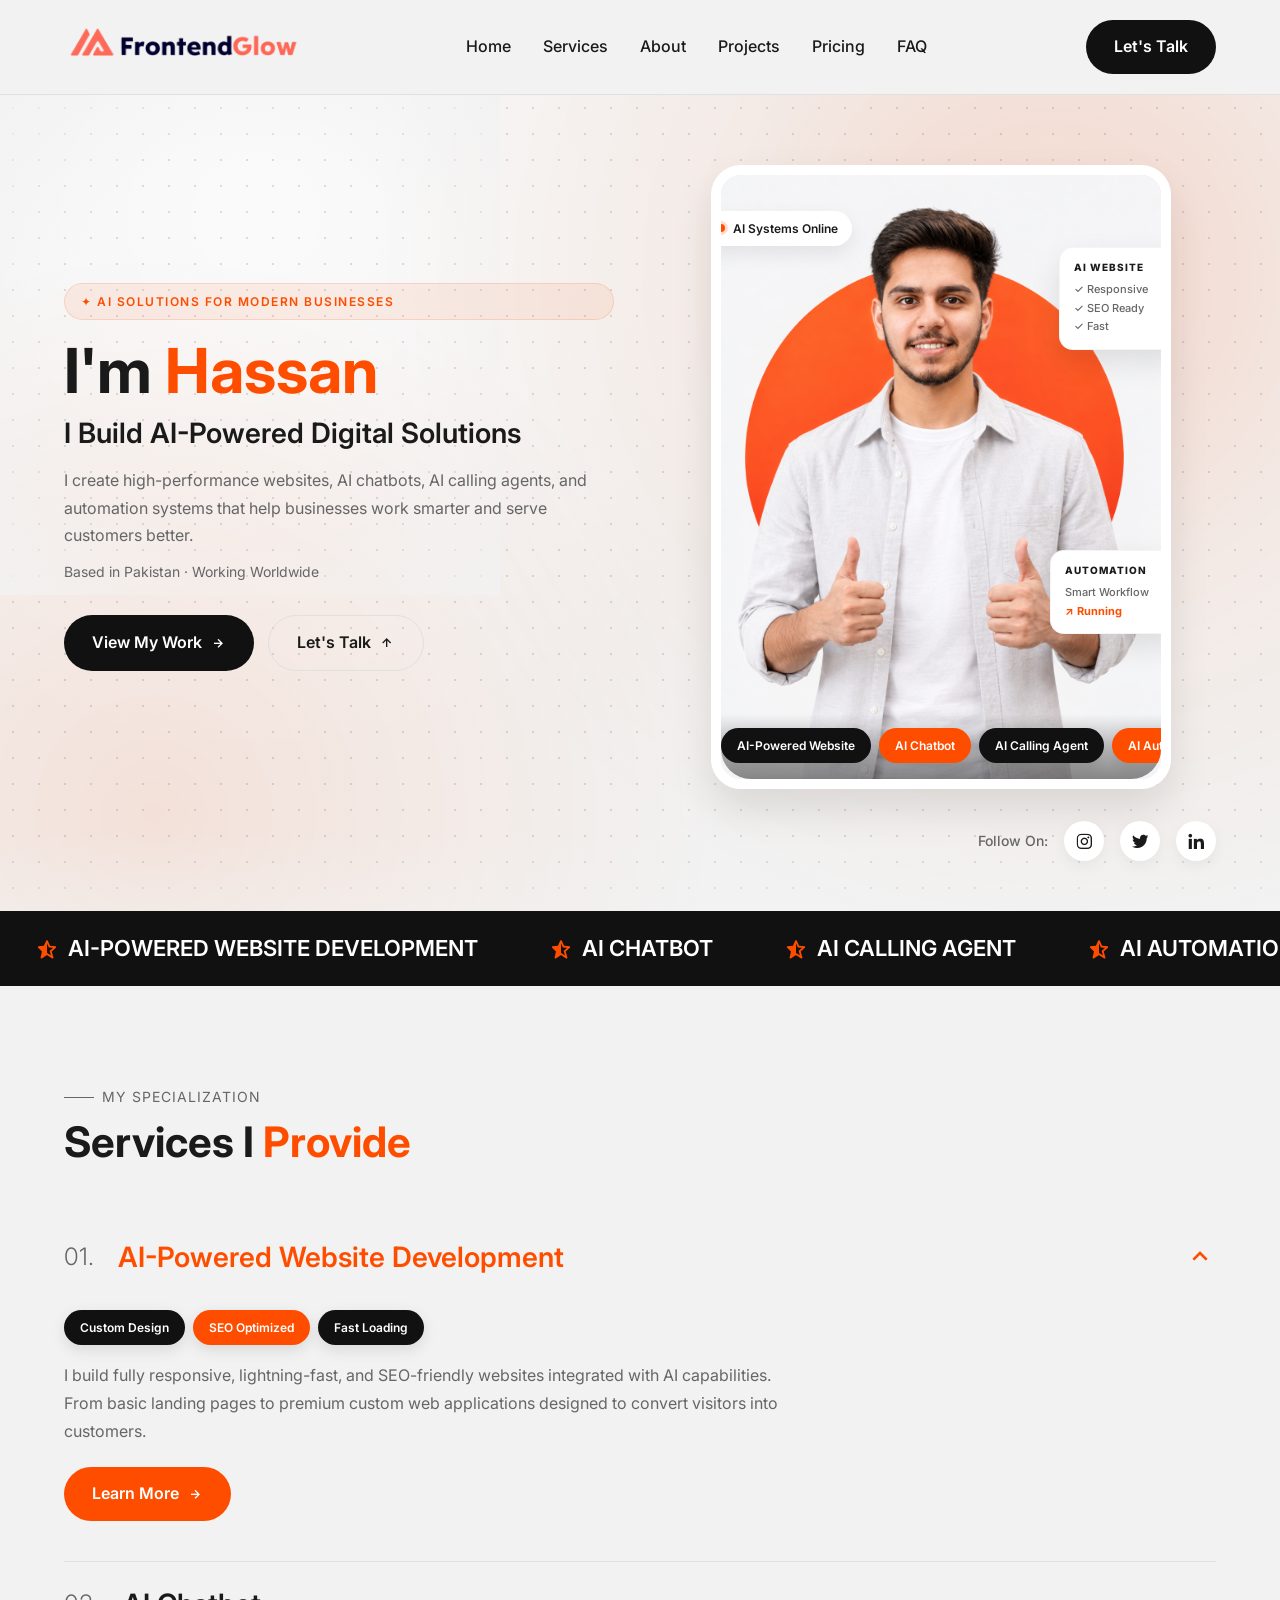
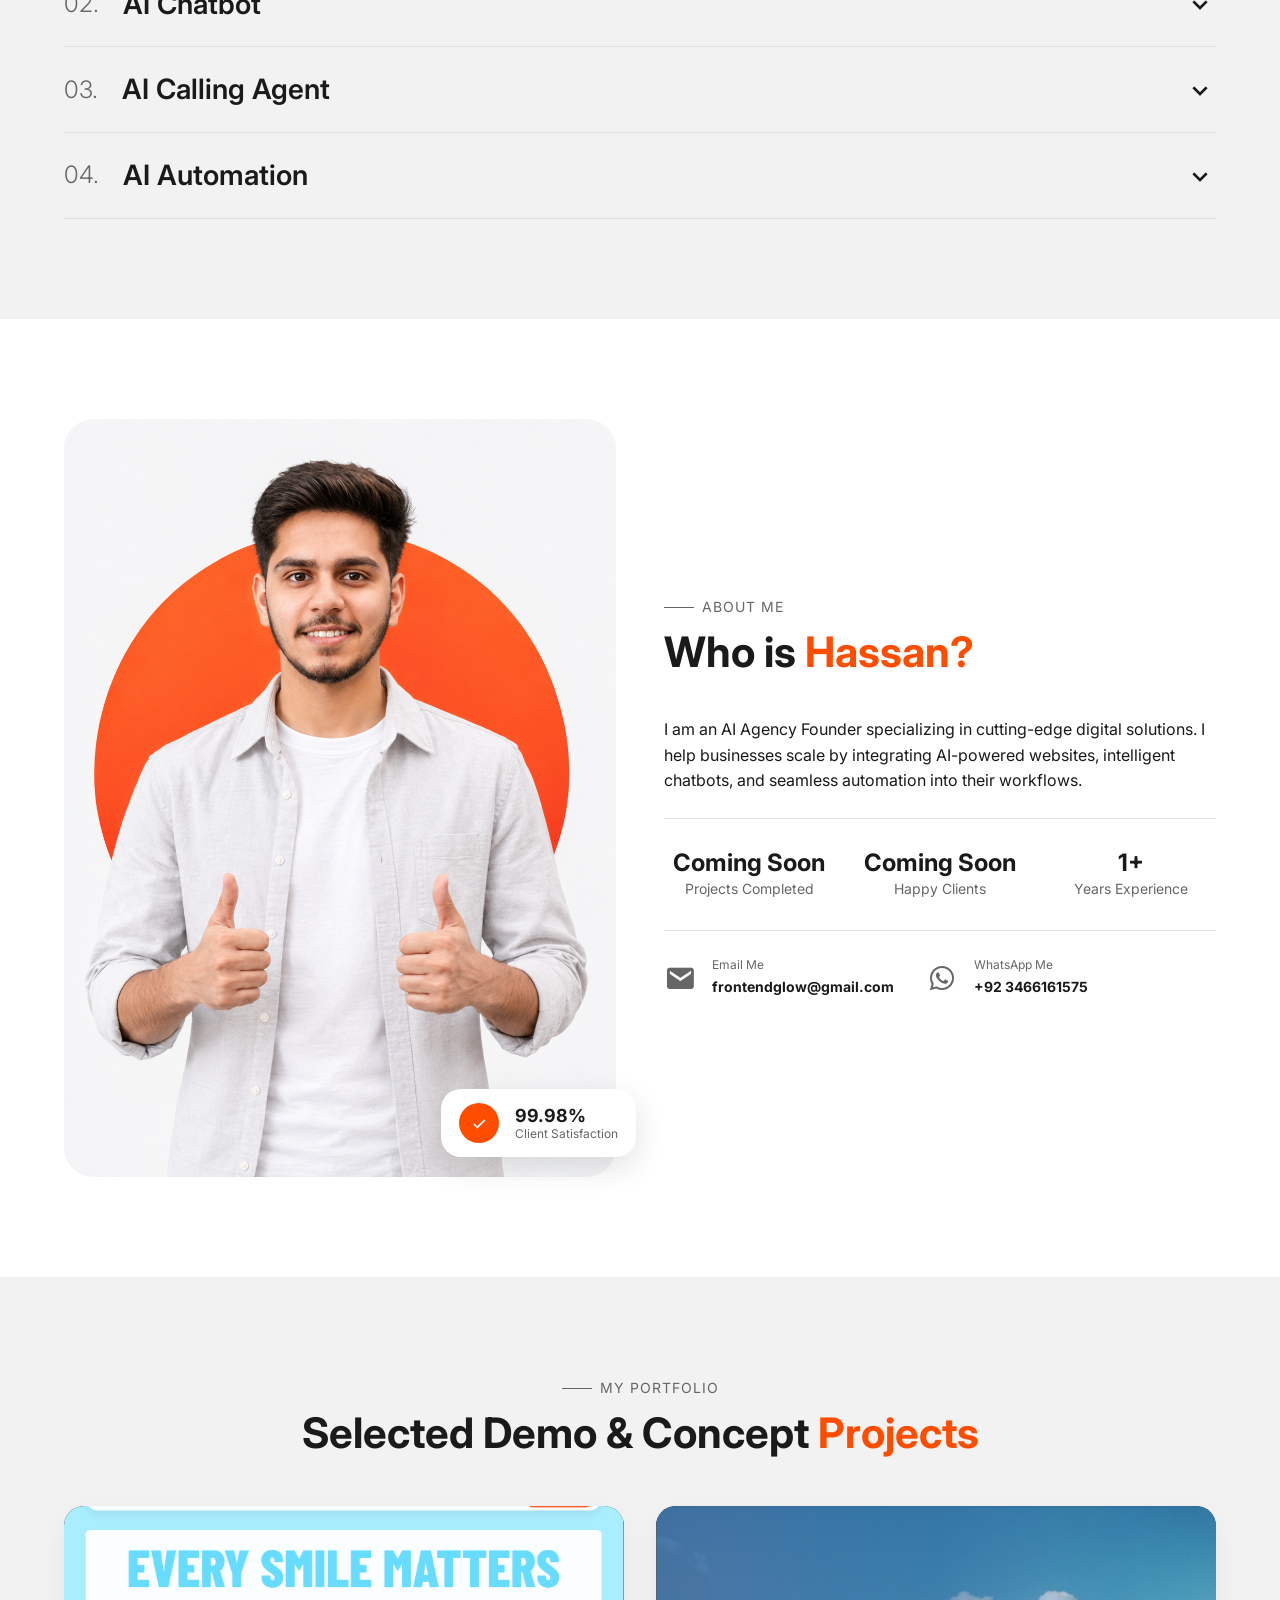
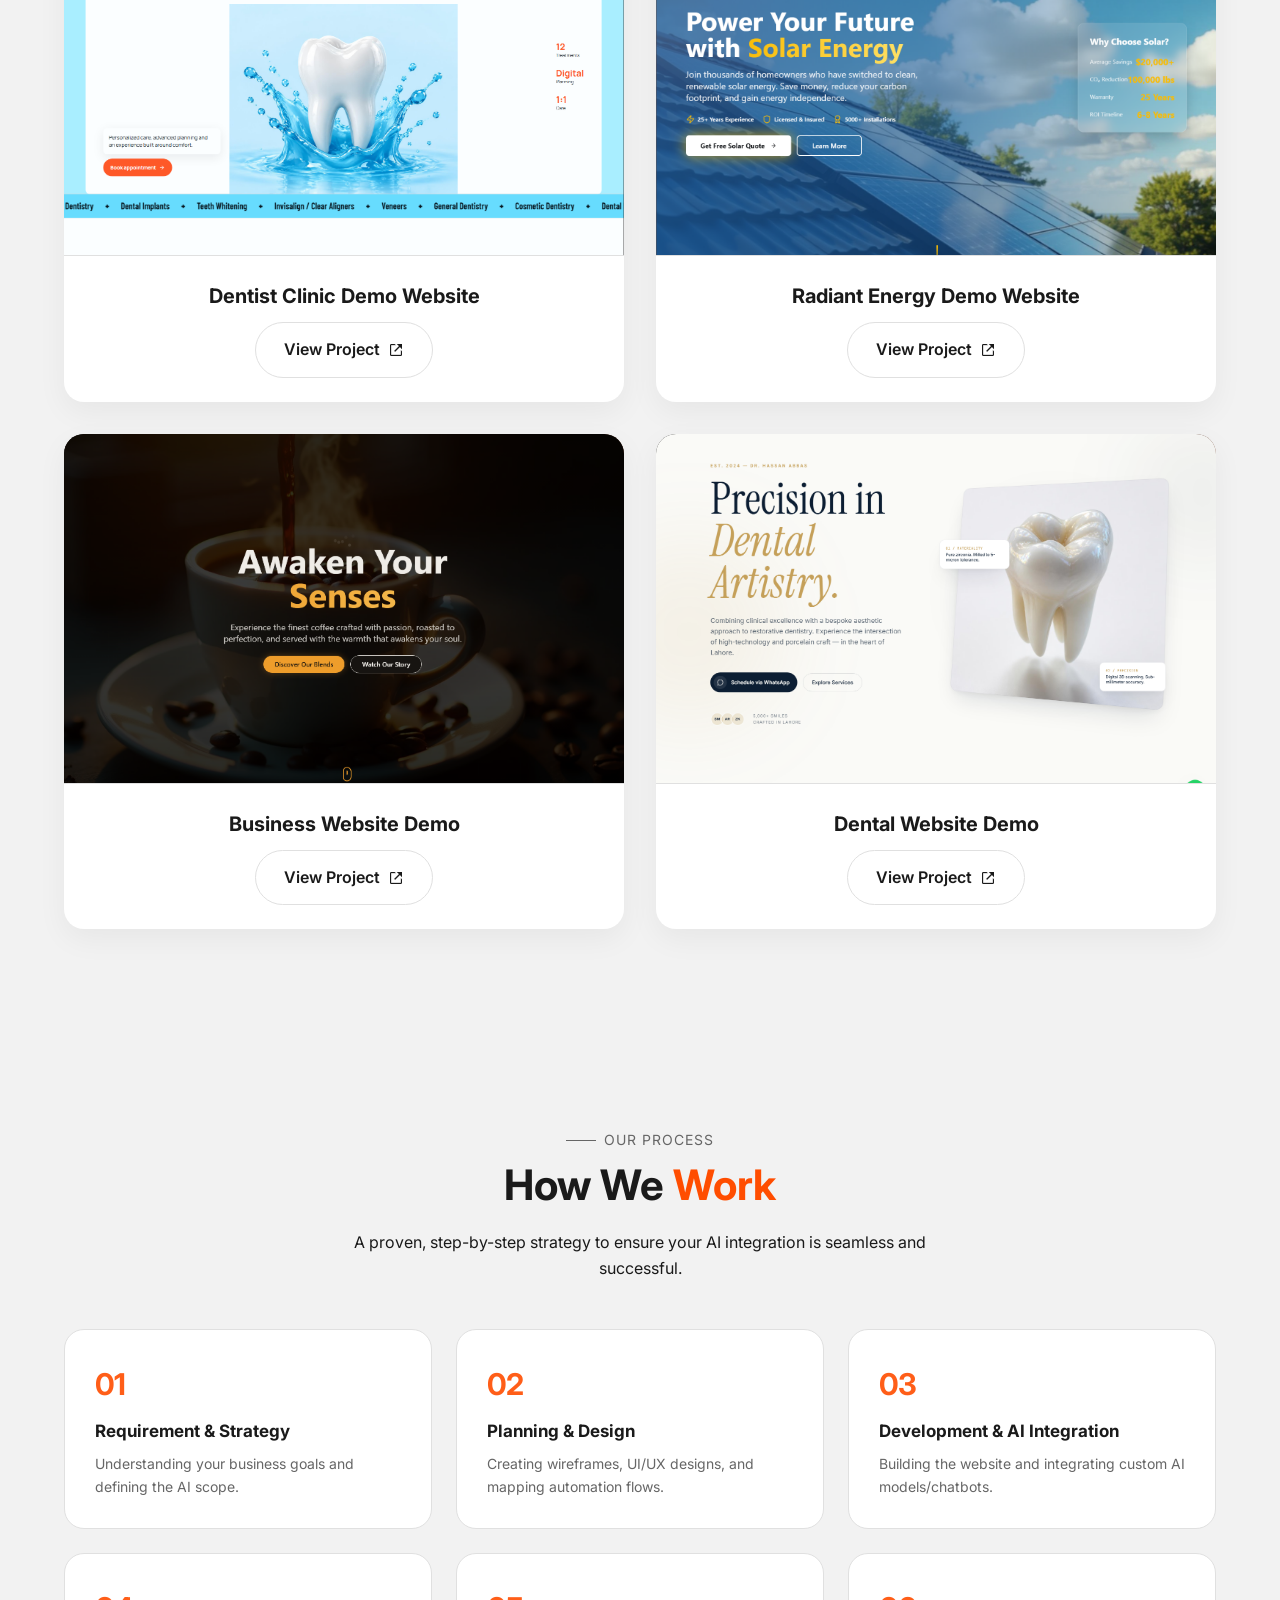
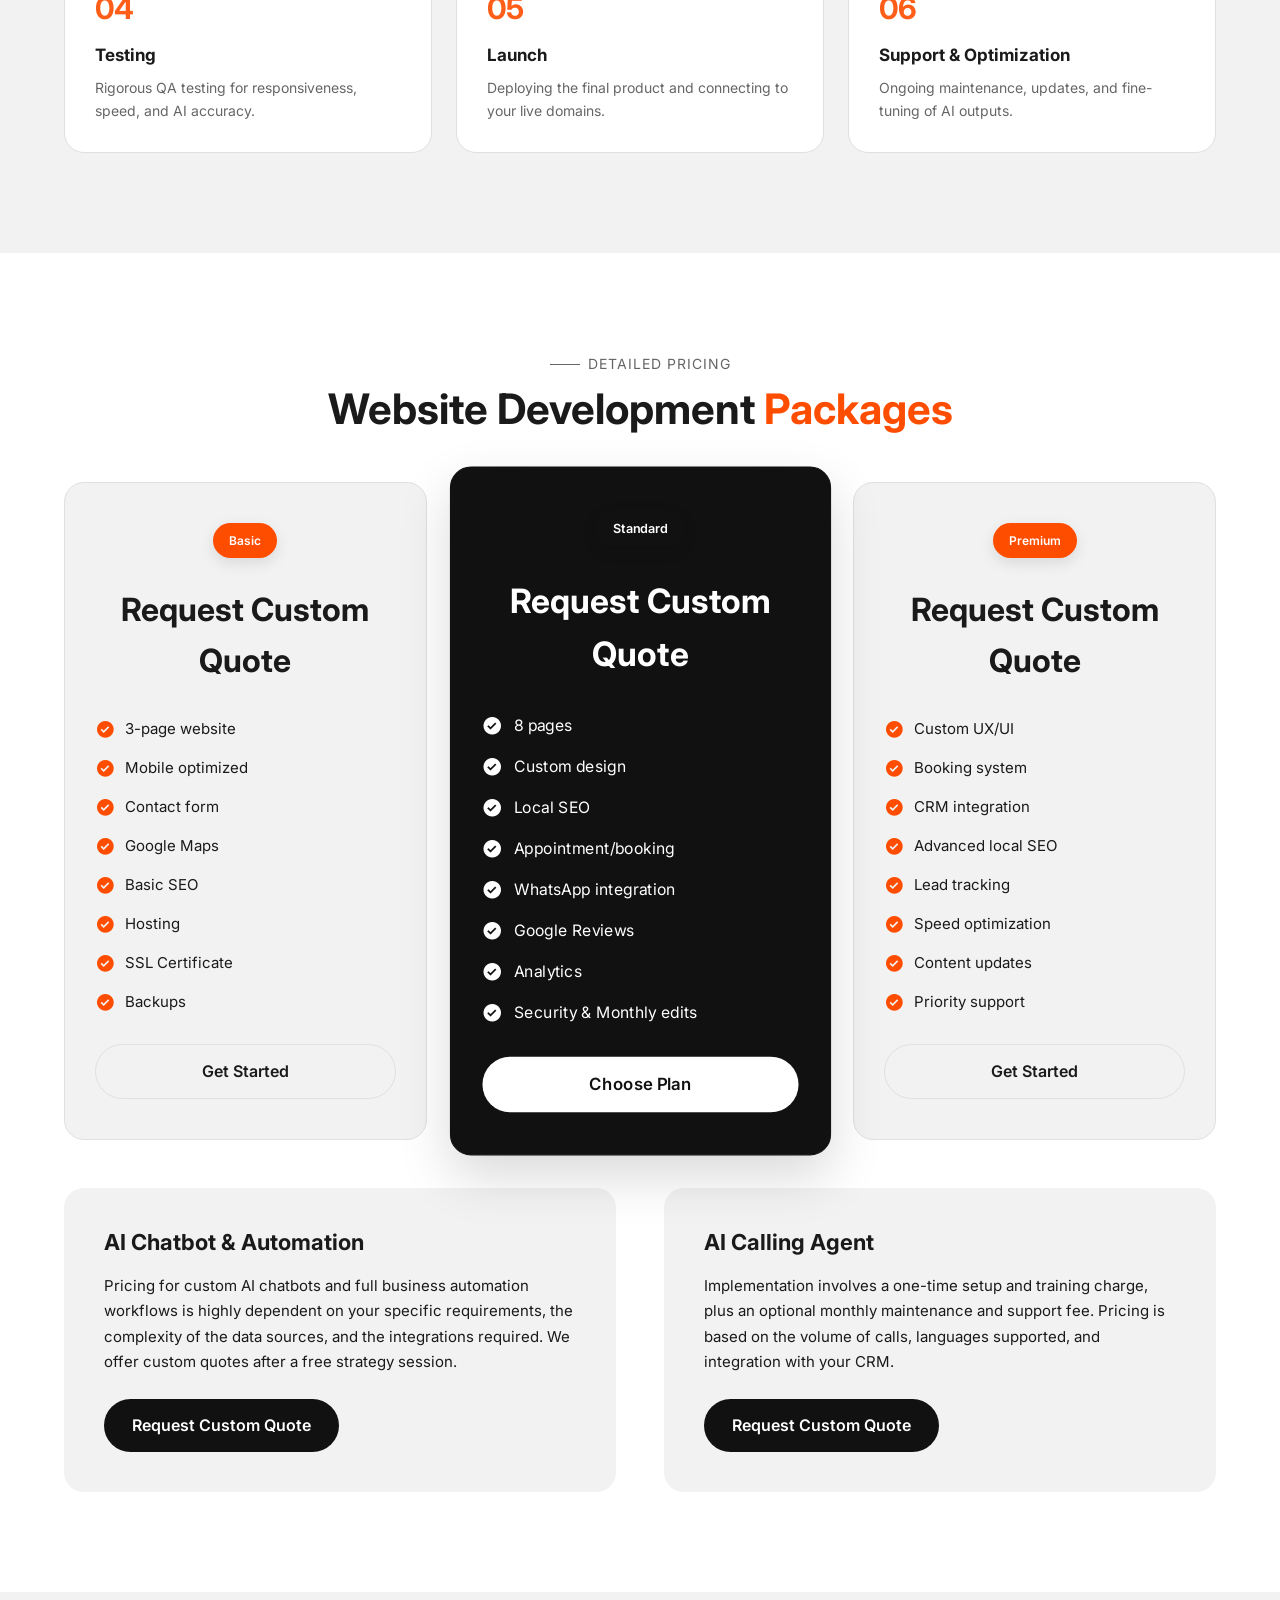
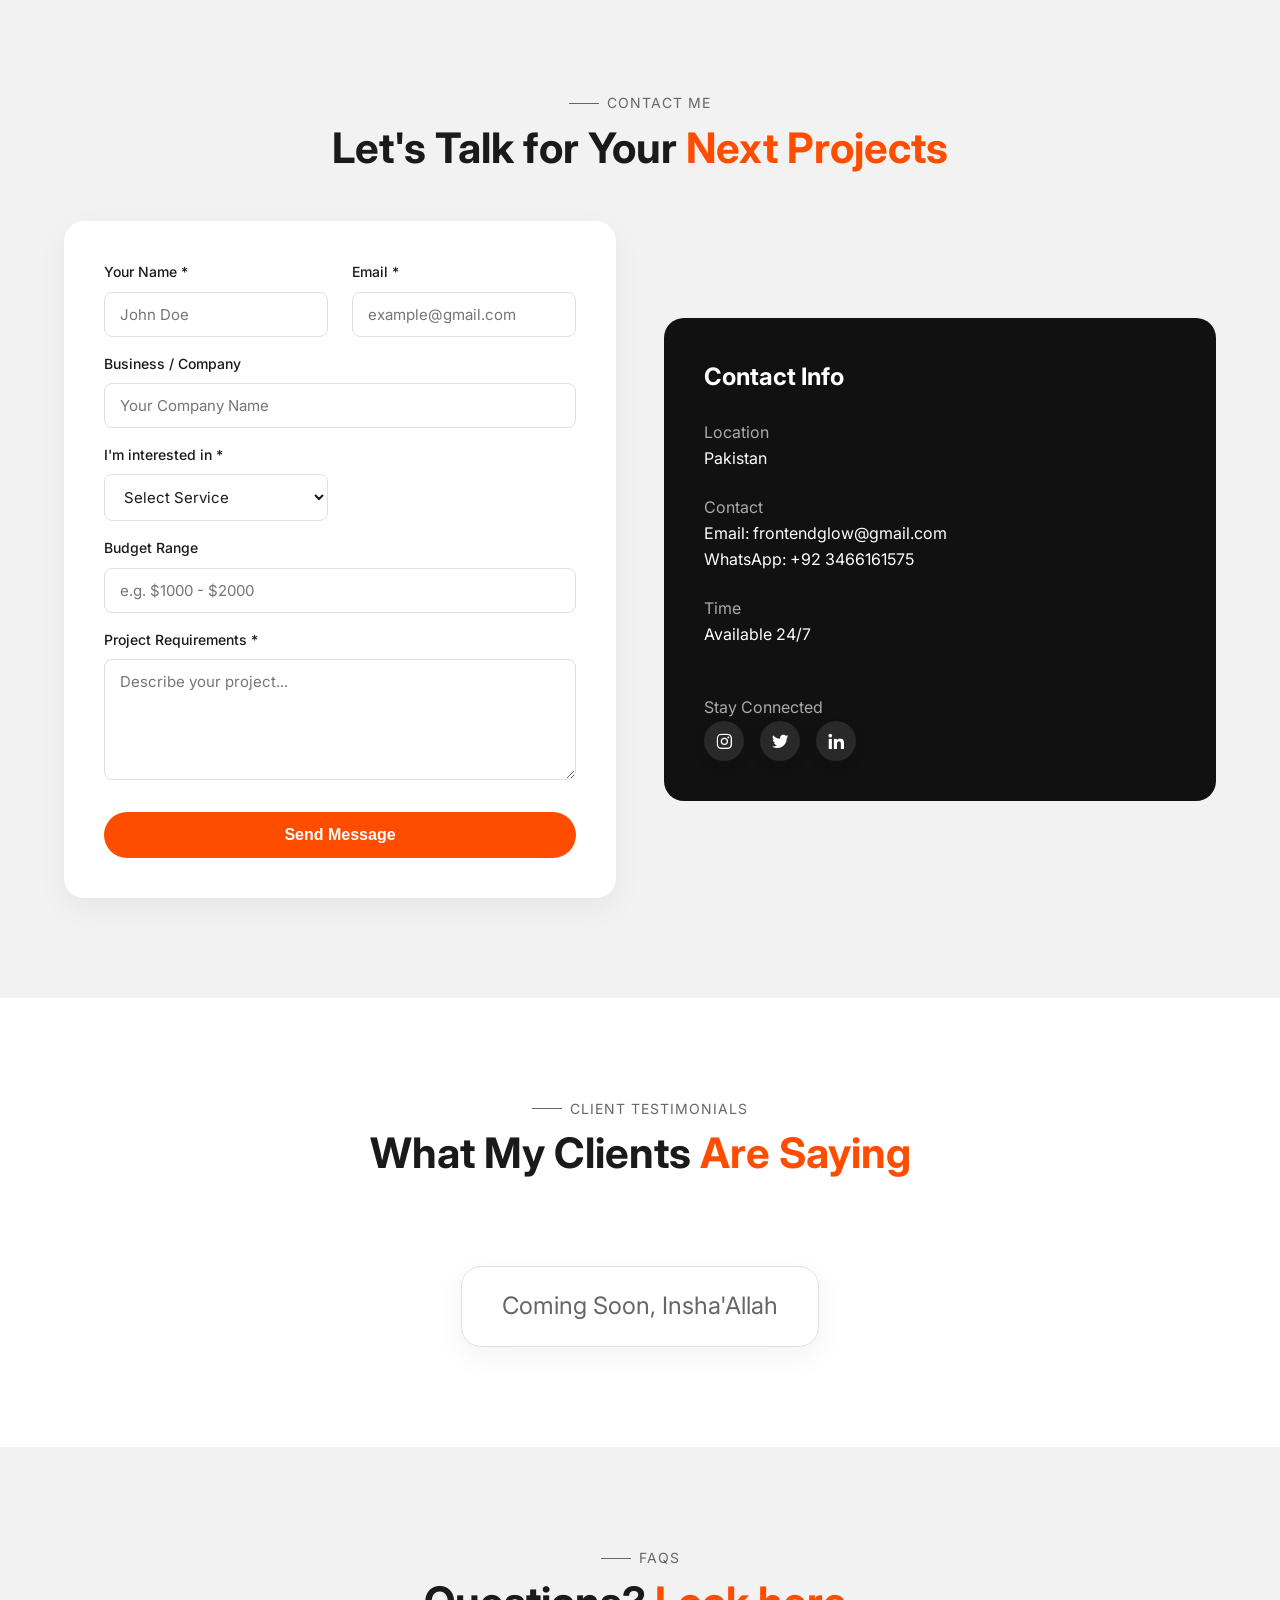
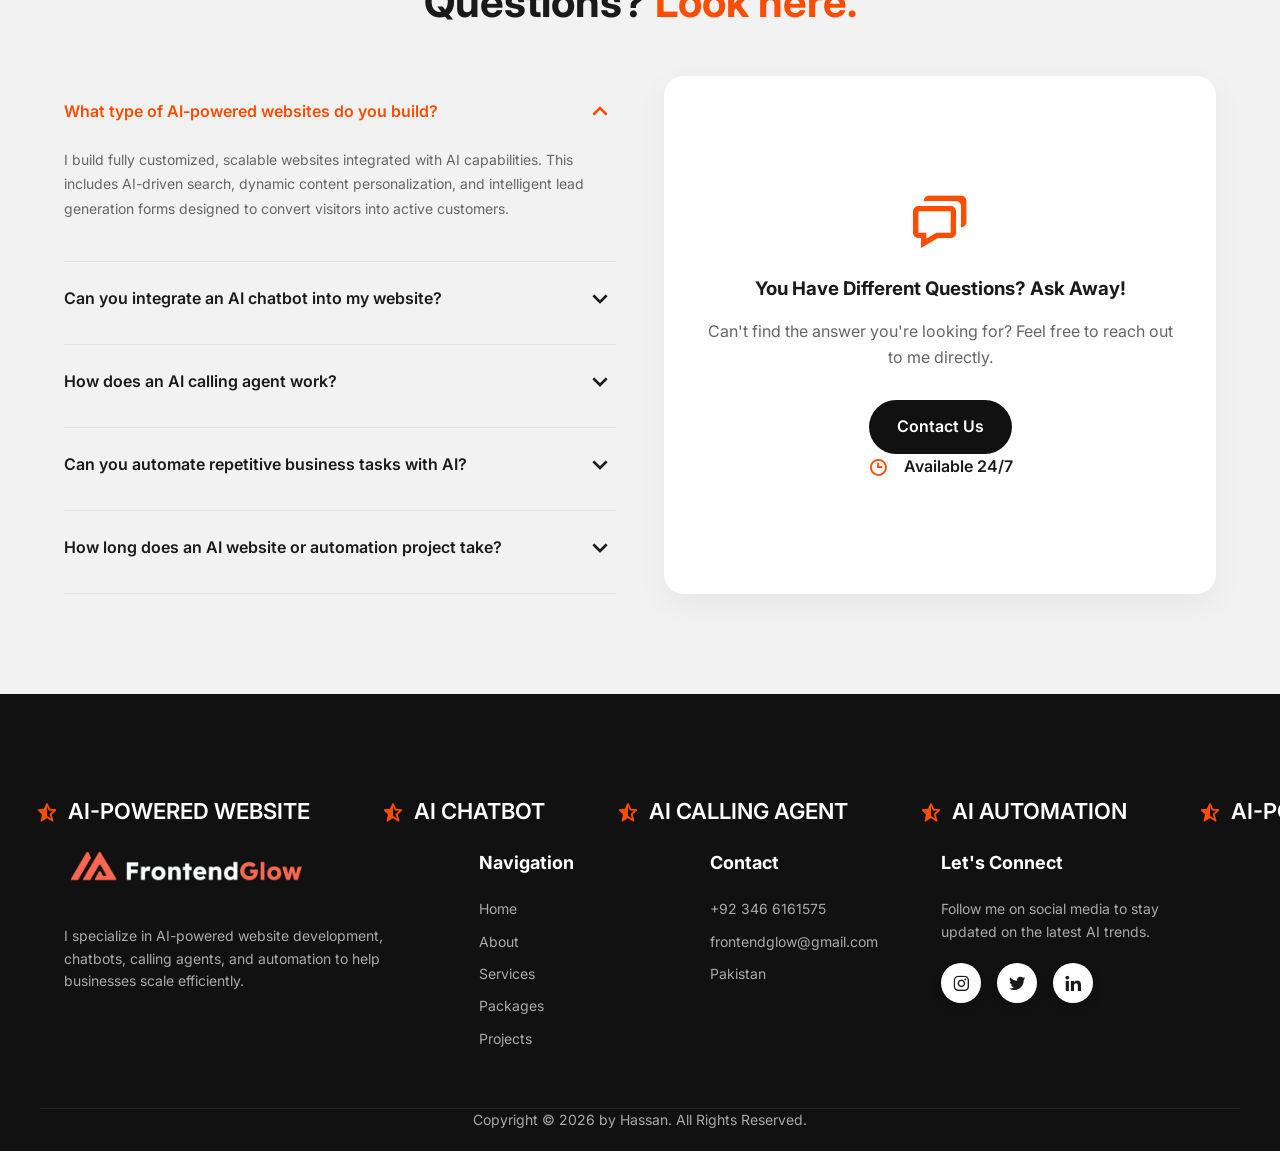
<file: index.html>
<!DOCTYPE html>
<html lang="en">

<head>
    <meta charset="UTF-8">
    <meta name="viewport" content="width=device-width, initial-scale=1.0">
    <meta http-equiv="X-UA-Compatible" content="IE=edge">

    <title>Hassan | AI Agency — AI Websites, Chatbots, Calling Agents &amp; Automation</title>
    <meta name="description"
        content="AI-Powered Website Development, AI Chatbots, AI Calling Agents, and AI Automation by Hassan — FrontendGlow. Helping businesses scale with intelligent AI solutions.">
    <meta name="keywords"
        content="AI agency, AI website development, AI chatbot, AI calling agent, AI automation, FrontendGlow, Hassan Abbas">
    <meta name="author" content="Hassan Abbas">
    <meta name="robots" content="index, follow, max-image-preview:large, max-snippet:-1">
    <meta name="theme-color" content="#111111">

    <link rel="canonical" href="https://frontendglow.vercel.app/">
    <link rel="icon" href="icon.png" type="image/png">
    <link rel="apple-touch-icon" href="icon.png">
    <!-- Preload critical images for faster first paint -->
    <link rel="preload" as="image" href="/assets/logo (2).png" fetchpriority="high">
    <link rel="preload" as="image" href="/assets/ChatGPT Image Sep 16, 2026, 10_16_16 AM.png" fetchpriority="high">

    <meta property="og:type" content="website">
    <meta property="og:site_name" content="FrontendGlow">
    <meta property="og:title" content="Hassan | AI Agency — AI Websites, Chatbots &amp; Automation">
    <meta property="og:description"
        content="AI-Powered Website Development, AI Chatbots, AI Calling Agents, and AI Automation by Hassan.">
    <meta property="og:url" content="https://frontendglow.vercel.app/">
    <meta property="og:image" content="https://frontendglow.vercel.app/icon.png">
    <meta property="og:locale" content="en_US">

    <meta name="twitter:card" content="summary_large_image">
    <meta name="twitter:title" content="Hassan | AI Agency — AI Websites, Chatbots &amp; Automation">
    <meta name="twitter:description"
        content="AI-Powered Website Development, AI Chatbots, AI Calling Agents, and AI Automation by Hassan.">
    <meta name="twitter:image" content="https://frontendglow.vercel.app/icon.png">
    <meta name="twitter:creator" content="@FrontendGlow">

    <link rel="preconnect" href="https://fonts.googleapis.com">
    <link rel="preconnect" href="https://fonts.gstatic.com" crossorigin>
    <link rel="preconnect" href="https://unpkg.com" crossorigin>
    <link rel="dns-prefetch" href="https://unpkg.com">

    <link href="https://fonts.googleapis.com/css2?family=Inter:wght@300;400;500;600;700&display=swap" rel="stylesheet">
    <link rel="stylesheet" href="style.css">

    <link href="https://unpkg.com/boxicons@2.1.4/css/boxicons.min.css" rel="stylesheet" media="print"
        onload="this.media='all'">
    <noscript>
        <link href="https://unpkg.com/boxicons@2.1.4/css/boxicons.min.css" rel="stylesheet">
    </noscript>

    <script type="application/ld+json">
    {
      "@context": "https://schema.org",
      "@type": "ProfessionalService",
      "name": "FrontendGlow",
      "description": "AI-Powered Website Development, AI Chatbots, AI Calling Agents, and AI Automation.",
      "url": "https://frontendglow.vercel.app/",
      "image": "https://frontendglow.vercel.app/icon.png",
      "email": "frontendglow@gmail.com",
      "telephone": "+92 3466161575",
      "founder": { "@type": "Person", "name": "Hassan Abbas", "jobTitle": "AI Agency Founder" },
      "address": { "@type": "PostalAddress", "addressCountry": "PK" },
      "areaServed": "Worldwide",
      "sameAs": [
        "https://www.instagram.com/frontendglow_/",
        "https://x.com/FrontendGlow",
        "https://www.linkedin.com/in/hassan-abbas-4964863a2/"
      ]
    }
    </script>
</head>

<body>

    <!-- Header -->
    <header>
        <div class="container header-container">
            <a href="index.html" class="logo" aria-label="FrontendGlow home">
                <img src="/assets/logo (2).png" alt="FrontendGlow logo" class="site-logo-image" width="260" height="52"
                    decoding="async">
            </a>

            <nav class="nav" aria-label="Primary">
                <ul class="nav-links">
                    <li><a href="index.html">Home</a></li>
                    <li><a href="#services">Services</a></li>
                    <li><a href="#about">About</a></li>
                    <li><a href="#projects">Projects</a></li>
                    <li><a href="#Packages">Pricing</a></li>
                    <li><a href="#faq">FAQ</a></li>
                </ul>
            </nav>

            <a href="#contact" class="btn btn-primary">Let's Talk</a>

            <button class="mobile-menu-btn" aria-label="Toggle navigation menu" aria-expanded="false">
                <i class='bx bx-menu'></i>
            </button>
        </div>
    </header>

    <main>
        <!-- Hero Section -->
        <!-- Hero Section -->
        <section class="hero section-padding">
            <div class="container hero-container grid grid-2 align-center gap-5">

                <!-- LEFT COLUMN -->
                <div class="hero-content">
                    <span class="hero-eyebrow">✦ AI SOLUTIONS FOR MODERN BUSINESSES</span>
                    <h1 class="hero-title">I'm <span>Hassan</span></h1>
                    <h2 class="hero-supporting">I Build AI-Powered Digital Solutions</h2>
                    <p class="hero-description">I create high-performance websites, AI chatbots, AI calling agents,
                        and automation systems that help businesses work smarter and serve customers better.</p>
                    <p class="hero-location">Based in Pakistan · Working Worldwide</p>

                    <!-- Capability Card (replaces testimonial) -->
                    <div class="hero-capability-card">
                        <h3>AI-Powered Digital Solutions</h3>
                        <p>Websites, chatbots, calling agents and automation tailored to your business needs.</p>
                        <div class="capability-tags">
                            <span class="tag tag-black">AI Websites</span>
                            <span class="tag tag-orange">AI Chatbots</span>
                            <span class="tag tag-black">AI Calling</span>
                            <span class="tag tag-orange">AI Automation</span>
                        </div>
                    </div>

                    <!-- CTA Buttons -->
                    <div class="hero-cta d-flex gap-3">
                        <a href="#projects" class="btn btn-primary">View My Work <i
                                class='bx bx-right-arrow-alt'></i></a>
                        <a href="#contact" class="btn btn-outline">Let's Talk <i class='bx bx-up-arrow-alt'></i></a>
                    </div>
                    <a href="#services" class="hero-text-link">Explore Services <i class='bx bx-down-arrow-alt'></i></a>

                    <!-- Capability / Trust items -->
                    <div class="hero-trust d-flex gap-4">
                        <div class="trust-item">
                            <span class="trust-dot"></span>
                            <div>
                                <strong>4 AI Services</strong>
                                <p>Websites, Chatbots, Calling &amp; Automation</p>
                            </div>
                        </div>
                        <div class="trust-item">
                            <span class="trust-dot"></span>
                            <div>
                                <strong>Custom Solutions</strong>
                                <p>Tailored to your business</p>
                            </div>
                        </div>
                        <div class="trust-item">
                            <span class="trust-dot"></span>
                            <div>
                                <strong>Fast &amp; Modern</strong>
                                <p>Performance-first builds</p>
                            </div>
                        </div>
                    </div>
                </div>

                <!-- RIGHT COLUMN -->
                <div class="hero-image-wrapper">
                    <div class="hero-image-bg"></div>
                    <img src="/assets/ChatGPT Image Sep 16, 2026, 10_16_16 AM.png" alt="Hassan Abbas — AI Agency Founder"
                        class="hero-image" width="800" height="800" fetchpriority="high" decoding="async">

                    <!-- Floating AI Status Badge -->
                    <div class="hero-status-badge">
                        <span class="status-dot"></span> AI Systems Online
                    </div>

                    <!-- Floating Card 1 -->
                    <div class="hero-float-card card-website">
                        <h4>AI WEBSITE</h4>
                        <p>✓ Responsive</p>
                        <p>✓ SEO Ready</p>
                        <p>✓ Fast</p>
                    </div>

                    <!-- Floating Card 2 -->
                    <div class="hero-float-card card-chatbot">
                        <h4>AI CHATBOT</h4>
                        <p>24/7 Available</p>
                        <p><span class="live-dot"></span> Online</p>
                    </div>

                    <!-- Floating Card 3 -->
                    <div class="hero-float-card card-automation">
                        <h4>AUTOMATION</h4>
                        <p>Smart Workflow</p>
                        <p class="running">↗ Running</p>
                    </div>

                    <!-- Floating service tags (existing marquee inside image) -->
                    <div class="floating-tags">
                        <div class="floating-tags-track">
                            <div class="floating-tags-set">
                                <span class="tag tag-black">AI-Powered Website</span>
                                <span class="tag tag-orange">AI Chatbot</span>
                                <span class="tag tag-black">AI Calling Agent</span>
                                <span class="tag tag-orange">AI Automation</span>
                            </div>
                            <div class="floating-tags-set" aria-hidden="true">
                                <span class="tag tag-black">AI-Powered Website Development</span>
                                <span class="tag tag-orange">AI Chatbot</span>
                                <span class="tag tag-black">AI Calling Agent</span>
                                <span class="tag tag-orange">AI Automation</span>
                            </div>
                        </div>
                    </div>
                </div>
            </div>

            <!-- Hero Footer (socials only, buttons moved above) -->
            <div class="container hero-footer d-flex justify-end align-center mt-5">
                <div class="hero-socials d-flex gap-2 align-center">
                    <p>Follow On:</p>
                    <a href="https://www.instagram.com/frontendglow_/" target="_blank" rel="noopener noreferrer"
                        aria-label="Instagram"><i class='bx bxl-instagram'></i></a>
                    <a href="https://x.com/frontendglow" target="_blank" rel="noopener noreferrer"
                        aria-label="Twitter / X"><i class='bx bxl-twitter'></i></a>
                    <a href="https://www.linkedin.com/in/hassan-abbas-4964863a2/" target="_blank"
                        rel="noopener noreferrer" aria-label="LinkedIn"><i class='bx bxl-linkedin'></i></a>
                </div>
            </div>
        </section>

        <!-- Marquee Section (bordered, contained) -->
        <!-- Marquee Section -->
        <div class="marquee-wrapper">
            <div class="marquee-content">
                <span><i class='bx bxs-star-half'></i> AI-Powered Website Development</span>
                <span><i class='bx bxs-star-half'></i> AI Chatbot</span>
                <span><i class='bx bxs-star-half'></i> AI Calling Agent</span>
                <span><i class='bx bxs-star-half'></i> AI Automation</span>
                <span><i class='bx bxs-star-half'></i> AI-Powered Website Development</span>
                <span><i class='bx bxs-star-half'></i> AI Chatbot</span>
                <span><i class='bx bxs-star-half'></i> AI Calling Agent</span>
                <span><i class='bx bxs-star-half'></i> AI Automation</span>
                <span><i class='bx bxs-star-half'></i> AI-Powered Website Development</span>
                <span><i class='bx bxs-star-half'></i> AI Chatbot</span>
                <span><i class='bx bxs-star-half'></i> AI Calling Agent</span>
                <span><i class='bx bxs-star-half'></i> AI Automation</span>
            </div>
        </div>

        <!-- Services Section -->
        <section id="services" class="services section-padding">
            <div class="container">
                <span class="section-subtitle">My Specialization</span>
                <h2 class="section-title">Services I <span>Provide</span></h2>

                <div class="accordion-container mt-5">
                    <!-- Service 1 -->
                    <div class="accordion-item active">
                        <div class="accordion-header">
                            <div class="d-flex align-center gap-3">
                                <span class="accordion-num">01.</span>
                                <h3>AI-Powered Website Development</h3>
                            </div>
                            <i class='bx bx-chevron-down accordion-icon'></i>
                        </div>
                        <div class="accordion-body" style="display: block;">
                            <div class="accordion-content grid grid-2 gap-4">
                                <div>
                                    <div class="service-tags d-flex gap-2 mb-3">
                                        <span class="tag tag-black">Custom Design</span>
                                        <span class="tag tag-orange">SEO Optimized</span>
                                        <span class="tag tag-black">Fast Loading</span>
                                    </div>
                                    <p>I build fully responsive, lightning-fast, and SEO-friendly websites integrated
                                        with AI capabilities. From basic landing pages to premium custom web
                                        applications designed to convert visitors into customers.</p>
                                    <a href="#contact" class="btn btn-accent mt-4">Learn More <i
                                            class='bx bx-right-arrow-alt'></i></a>
                                </div>
                                <!-- <div class="service-image-box">
                                    <div class="service-img-placeholder">Website Mockup</div>
                                </div> -->
                            </div>
                        </div>
                    </div>

                    <!-- Service 2 -->
                    <div class="accordion-item">
                        <div class="accordion-header">
                            <div class="d-flex align-center gap-3">
                                <span class="accordion-num">02.</span>
                                <h3>AI Chatbot</h3>
                            </div>
                            <i class='bx bx-chevron-down accordion-icon'></i>
                        </div>
                        <div class="accordion-body">
                            <div class="accordion-content grid grid-2 gap-4">
                                <div>
                                    <div class="service-tags d-flex gap-2 mb-3">
                                        <span class="tag tag-black">24/7 Support</span>
                                        <span class="tag tag-orange">Lead Gen</span>
                                    </div>
                                    <p>Intelligent, context-aware chatbots that can handle customer inquiries 24/7, book
                                        appointments, and capture leads automatically.</p>
                                    <a href="#contact" class="btn btn-accent mt-4">Learn More <i
                                            class='bx bx-right-arrow-alt'></i></a>
                                </div>
                            </div>
                        </div>
                    </div>

                    <!-- Service 3 -->
                    <div class="accordion-item">
                        <div class="accordion-header">
                            <div class="d-flex align-center gap-3">
                                <span class="accordion-num">03.</span>
                                <h3>AI Calling Agent</h3>
                            </div>
                            <i class='bx bx-chevron-down accordion-icon'></i>
                        </div>
                        <div class="accordion-body">
                            <div class="accordion-content grid grid-2 gap-4">
                                <div>
                                    <div class="service-tags d-flex gap-2 mb-3">
                                        <span class="tag tag-black">Outbound</span>
                                        <span class="tag tag-orange">Inbound</span>
                                    </div>
                                    <p>Automate your phone calls with natural-sounding AI agents capable of answering
                                        FAQs, qualifying leads, and routing complex issues to human agents.</p>
                                    <a href="#contact" class="btn btn-accent mt-4">Learn More <i
                                            class='bx bx-right-arrow-alt'></i></a>
                                </div>
                            </div>
                        </div>
                    </div>

                    <!-- Service 4 -->
                    <div class="accordion-item">
                        <div class="accordion-header">
                            <div class="d-flex align-center gap-3">
                                <span class="accordion-num">04.</span>
                                <h3>AI Automation</h3>
                            </div>
                            <i class='bx bx-chevron-down accordion-icon'></i>
                        </div>
                        <div class="accordion-body">
                            <div class="accordion-content grid grid-2 gap-4">
                                <div>
                                    <div class="service-tags d-flex gap-2 mb-3">
                                        <span class="tag tag-black">Workflow</span>
                                        <span class="tag tag-orange">Efficiency</span>
                                    </div>
                                    <p>Streamline your business operations by automating repetitive tasks, connecting
                                        your software stack, and saving hundreds of hours per month.</p>
                                    <a href="#contact" class="btn btn-accent mt-4">Learn More <i
                                            class='bx bx-right-arrow-alt'></i></a>
                                </div>
                            </div>
                        </div>
                    </div>
                </div>
            </div>
        </section>

        <!-- About Section -->
        <section id="about" class="about section-padding" style="background: white;">
            <div class="container grid grid-2 gap-5 align-center">
                <div class="about-image-col position-relative">
                    <img src="/assets/ChatGPT Image Sep 16, 2026, 10_16_16 AM.png" alt="Hassan Abbas, AI Agency Founder"
                        class="about-image" width="800" height="800" loading="lazy" decoding="async"
                        style="width:100%; border-radius:var(--border-radius-lg);">
                    <div class="floating-stat">
                        <div class="d-flex align-center gap-2">
                            <div class="floating-stat-icon">
                                <i class='bx bx-check'></i>
                            </div>
                            <div class="floating-stat-text">
                                <h3>99.98%</h3>
                                <p>Client Satisfaction</p>
                            </div>
                        </div>
                    </div>
                </div>
                <div class="about-content">
                    <span class="section-subtitle">About Me</span>
                    <h2 class="section-title">Who is <span>Hassan?</span></h2>
                    <p class="mb-4">I am an AI Agency Founder specializing in cutting-edge digital solutions. I help
                        businesses scale by integrating AI-powered websites, intelligent chatbots, and seamless
                        automation into their workflows.</p>

                    <div class="stats-grid grid mb-4">
                        <div class="stat-box">
                            <h3>Coming Soon</h3>
                            <p>Projects Completed</p>
                        </div>
                        <div class="stat-box">
                            <h3>Coming Soon</h3>
                            <p>Happy Clients</p>
                        </div>
                        <div class="stat-box">
                            <h3>1+</h3>
                            <p>Years Experience</p>
                        </div>
                    </div>

                    <div class="contact-quick d-flex gap-4">
                        <div class="d-flex align-center gap-2">
                            <i class='bx bxs-envelope' style="font-size: 32px; color: var(--text-muted);"></i>
                            <div>
                                <p style="font-size: 12px; margin: 0; color: var(--text-muted);">Email Me</p>
                                <strong style="font-size: 14px;">frontendglow@gmail.com</strong>
                            </div>
                        </div>
                        <div class="d-flex align-center gap-2">
                            <i class='bx bxl-whatsapp' style="font-size: 32px; color: var(--text-muted);"></i>
                            <div>
                                <p style="font-size: 12px; margin: 0; color: var(--text-muted);">WhatsApp Me</p>
                                <strong style="font-size: 14px;">+92 3466161575</strong>
                            </div>
                        </div>
                    </div>
                </div>
            </div>
        </section>

        <!-- Projects Section -->
        <section id="projects" class="projects section-padding">
            <div class="container text-center">
                <span class="section-subtitle justify-center">My Portfolio</span>
                <h2 class="section-title">Selected Demo &amp; Concept <span>Projects</span></h2>

                <div class="grid grid-2 gap-4 mt-5 text-left">
                    <!-- Project 1 -->
                    <div class="project-card">
                        <a href="https://bright-health-digital.lovable.app" target="_blank" rel="noopener noreferrer"
                            class="project-image-link">
                            <div class="project-image-wrap">
                                <img src="/assets/1st.png" alt="Dentist Clinic Demo Website" width="800" height="500"
                                    loading="lazy" decoding="async">
                            </div>
                        </a>
                        <div class="project-info">
                            <h3>Dentist Clinic Demo Website</h3>
                            <a href="https://bright-health-digital.lovable.app" target="_blank"
                                rel="noopener noreferrer" class="btn btn-outline mt-3">View Project <i
                                    class='bx bx-link-external'></i></a>
                        </div>
                    </div>
                    <!-- Project 2 -->
                    <div class="project-card">
                        <a href="https://radiant-energy-webcraft.lovable.app" target="_blank" rel="noopener noreferrer"
                            class="project-image-link">
                            <div class="project-image-wrap">
                                <img src="/assets/2nd.png" alt="Radiant Energy Demo Website" width="800" height="500"
                                    loading="lazy" decoding="async">
                            </div>
                        </a>
                        <div class="project-info">
                            <h3>Radiant Energy Demo Website</h3>
                            <a href="https://radiant-energy-webcraft.lovable.app" target="_blank"
                                rel="noopener noreferrer" class="btn btn-outline mt-3">View Project <i
                                    class='bx bx-link-external'></i></a>
                        </div>
                    </div>
                    <!-- Project 3 -->
                    <div class="project-card">
                        <a href="https://first1214.lovable.app" target="_blank" rel="noopener noreferrer"
                            class="project-image-link">
                            <div class="project-image-wrap">
                                <img src="/assets/3rd.png" alt="Business Website Demo" width="800" height="500"
                                    loading="lazy" decoding="async">
                            </div>
                        </a>
                        <div class="project-info">
                            <h3>Business Website Demo</h3>
                            <a href="https://first1214.lovable.app" target="_blank" rel="noopener noreferrer"
                                class="btn btn-outline mt-3">View Project <i class='bx bx-link-external'></i></a>
                        </div>
                    </div>
                    <!-- Project 4 -->
                    <div class="project-card">
                        <a href="https://bright-dentalsphere.lovable.app" target="_blank" rel="noopener noreferrer"
                            class="project-image-link">
                            <div class="project-image-wrap">
                                <img src="/assets/4rth.png" alt="Dental Website Demo" width="800" height="500"
                                    loading="lazy" decoding="async">
                            </div>
                        </a>
                        <div class="project-info">
                            <h3>Dental Website Demo</h3>
                            <a href="https://bright-dentalsphere.lovable.app" target="_blank" rel="noopener noreferrer"
                                class="btn btn-outline mt-3">View Project <i class='bx bx-link-external'></i></a>
                        </div>
                    </div>
                </div>
            </div>
        </section>

       
        <!-- How We Work Section -->
        <section id="process" class="process section-padding text-center">
            <div class="container">
                <span class="section-subtitle justify-center">Our Process</span>
                <h2 class="section-title">How We <span>Work</span></h2>
                <p class="text-muted" style="max-width: 600px; margin: -20px auto 0 auto; font-size: 16px;">
                    A proven, step-by-step strategy to ensure your AI integration is seamless and successful.
                </p>

                <div class="grid process-grid mt-5">
                    <div class="process-card">
                        <span class="process-num">01</span>
                        <h3>Requirement &amp; Strategy</h3>
                        <p class="text-muted fs-sm">Understanding your business goals and defining the AI scope.</p>
                    </div>
                    <div class="process-card">
                        <span class="process-num">02</span>
                        <h3>Planning &amp; Design</h3>
                        <p class="text-muted fs-sm">Creating wireframes, UI/UX designs, and mapping automation flows.
                        </p>
                    </div>
                    <div class="process-card">
                        <span class="process-num">03</span>
                        <h3>Development &amp; AI Integration</h3>
                        <p class="text-muted fs-sm">Building the website and integrating custom AI models/chatbots.</p>
                    </div>
                    <div class="process-card">
                        <span class="process-num">04</span>
                        <h3>Testing</h3>
                        <p class="text-muted fs-sm">Rigorous QA testing for responsiveness, speed, and AI accuracy.</p>
                    </div>
                    <div class="process-card">
                        <span class="process-num">05</span>
                        <h3>Launch</h3>
                        <p class="text-muted fs-sm">Deploying the final product and connecting to your live domains.</p>
                    </div>
                    <div class="process-card">
                        <span class="process-num">06</span>
                        <h3>Support &amp; Optimization</h3>
                        <p class="text-muted fs-sm">Ongoing maintenance, updates, and fine-tuning of AI outputs.</p>
                    </div>
                </div>
            </div>
        </section>
         <!-- Pricing Section -->
        <!-- Pricing Section — Website Development -->
        
 <section id="Packages" class="pricing section-padding" style="background: white;">
            <div class="container text-center">
                <span class="section-subtitle justify-center">Detailed Pricing</span>
                <h2 class="section-title">Website Development <span>Packages</span></h2>
                
                <div class="grid gap-4 mt-5 pricing-grid text-left">
                    <!-- Basic -->
                    <div class="pricing-card" style="background: var(--primary-color);">
                        <div class="pricing-header">
                            <span class="tag tag-orange mb-3" style="display:inline-block">Basic</span>
                            <h3 style="font-size: 32px; margin: 10px 0;">Request Custom Quote</h3>
                        </div>
                        <ul class="pricing-features">
                            <li><i class='bx bxs-check-circle'></i> 3-page website</li>
                            <li><i class='bx bxs-check-circle'></i> Mobile optimized</li>
                            <li><i class='bx bxs-check-circle'></i> Contact form</li>
                            <li><i class='bx bxs-check-circle'></i> Google Maps</li>
                            <li><i class='bx bxs-check-circle'></i> Basic SEO</li>
                            <li><i class='bx bxs-check-circle'></i> Hosting</li>
                            <li><i class='bx bxs-check-circle'></i> SSL Certificate</li>
                            <li><i class='bx bxs-check-circle'></i> Backups</li>
                        </ul>
                        <a href="#contact" class="btn btn-outline" style="width: 100%;">Get Started</a>
                    </div>
                    <!-- Standard -->
                    <div class="pricing-card active-card">
                        <div class="pricing-header">
                            <span class="tag tag-black mb-3" style="display:inline-block">Standard</span>
                            <h3 style="font-size: 32px; margin: 10px 0; color: white;">Request Custom Quote</h3>
                            <!-- <p style="color: #ccc; font-size: 14px;">Optional maintenance: $100–$200/month</p> -->
                        </div>
                        <ul class="pricing-features">
                            <li><i class='bx bxs-check-circle' style="color: white;"></i> 8 pages</li>
                            <li><i class='bx bxs-check-circle' style="color: white;"></i> Custom design</li>
                            <li><i class='bx bxs-check-circle' style="color: white;"></i> Local SEO</li>
                            <li><i class='bx bxs-check-circle' style="color: white;"></i> Appointment/booking</li>
                            <li><i class='bx bxs-check-circle' style="color: white;"></i> WhatsApp integration</li>
                            <li><i class='bx bxs-check-circle' style="color: white;"></i> Google Reviews</li>
                            <li><i class='bx bxs-check-circle' style="color: white;"></i> Analytics</li>
                            <li><i class='bx bxs-check-circle' style="color: white;"></i> Security & Monthly edits</li>
                        </ul>
                        <a href="#contact" class="btn btn-primary" style="width: 100%; background: white; color: var(--secondary-color);">Choose Plan</a>
                    </div>
                    <!-- Premium -->
                    <div class="pricing-card" style="background: var(--primary-color);">
                        <div class="pricing-header">
                            <span class="tag tag-orange mb-3" style="display:inline-block">Premium</span>
                            <h3 style="font-size: 32px; margin: 10px 0;">Request Custom Quote</h3>
                            <!-- <p class="text-muted fs-sm">Optional maintenance: $249–$499/month</p> -->
                        </div>
                        <ul class="pricing-features">
                            <li><i class='bx bxs-check-circle'></i> Custom UX/UI</li>
                            <li><i class='bx bxs-check-circle'></i> Booking system</li>
                            <li><i class='bx bxs-check-circle'></i> CRM integration</li>
                            <li><i class='bx bxs-check-circle'></i> Advanced local SEO</li>
                            <li><i class='bx bxs-check-circle'></i> Lead tracking</li>
                            <li><i class='bx bxs-check-circle'></i> Speed optimization</li>
                            <li><i class='bx bxs-check-circle'></i> Content updates</li>
                            <li><i class='bx bxs-check-circle'></i> Priority support</li>
                        </ul>
                        <a href="#contact" class="btn btn-outline" style="width: 100%;">Get Started</a>
                    </div>
                </div>

             <div class="grid grid-2 gap-5 mt-5 ai-quote-grid">
    <div class="ai-quote-card">
        <h3 class="mb-3">AI Chatbot &amp; Automation</h3>
        <p class="text-muted mb-4">Pricing for custom AI chatbots and full business automation workflows is highly dependent on your specific requirements, the complexity of the data sources, and the integrations required. We offer custom quotes after a free strategy session.</p>
        <a href="#contact" class="btn btn-primary">Request Custom Quote</a>
    </div>

    <div class="ai-quote-card">
        <h3 class="mb-3">AI Calling Agent</h3>
        <p class="text-muted mb-4">Implementation involves a one-time setup and training charge, plus an optional monthly maintenance and support fee. Pricing is based on the volume of calls, languages supported, and integration with your CRM.</p>
        <a href="#contact" class="btn btn-primary">Request Custom Quote</a>
    </div>
</div>
        </section>
    </main>
        <!-- Contact Section -->
        <section id="contact" class="contact section-padding">
            <div class="container text-center mb-5">
                <span class="section-subtitle justify-center">Contact Me</span>
                <h2 class="section-title">Let's Talk for Your <span>Next Projects</span></h2>
            </div>

            <div class="container grid grid-2 gap-5 align-center mt-5">
                <div class="contact-form-wrapper">
                    <form id="contactForm">
                        <div class="grid grid-2 gap-3 mb-3">
                            <div class="form-group">
                                <label for="name">Your Name *</label>
                                <input type="text" id="name" required placeholder="John Doe">
                            </div>
                            <div class="form-group">
                                <label for="email">Email *</label>
                                <input type="email" id="email" required placeholder="example@gmail.com">
                            </div>
                        </div>

                        <div class="form-group mb-3">
                            <label for="company">Business / Company</label>
                            <input type="text" id="company" placeholder="Your Company Name">
                        </div>

                        <div class="grid grid-2 gap-3 mb-3">
                            <div class="form-group">
                                <label for="service">I'm interested in *</label>
                                <select id="service" required>
                                    <option value="" disabled selected>Select Service</option>
                                    <option value="AI-Powered Website Development">AI-Powered Website</option>
                                    <option value="AI Chatbot">AI Chatbot</option>
                                    <option value="AI Calling Agent">AI Calling Agent</option>
                                    <option value="AI Automation">AI Automation</option>
                                </select>
                            </div>
                            <div class="form-group" id="packageGroup" style="display: none;">
                                <label for="package">Which plan? *</label>
                                <select id="package">
                                    <option value="" disabled selected>Select Plan</option>
                                    <option value="Basic">Basic</option>
                                    <option value="Standard">Standard</option>
                                    <option value="Premium">Premium</option>
                                </select>
                            </div>
                        </div>

                        <div class="form-group mb-3">
                            <label for="budget">Budget Range</label>
                            <input type="text" id="budget" placeholder="e.g. $1000 - $2000">
                        </div>

                        <div class="form-group mb-4">
                            <label for="message">Project Requirements *</label>
                            <textarea id="message" rows="5" required placeholder="Describe your project..."></textarea>
                        </div>

                        <button type="submit" class="btn btn-accent" style="width: 100%;">Send Message</button>
                    </form>
                </div>

                <div class="contact-info-panel">
                    <h3 class="mb-4" style="font-size: 24px;">Contact Info</h3>

                    <div class="mb-4">
                        <p class="text-muted mb-1" style="color: #aaa;">Location</p>
                        <p>Pakistan</p>
                    </div>

                    <div class="mb-4">
                        <p class="text-muted mb-1" style="color: #aaa;">Contact</p>
                        <p>Email: frontendglow@gmail.com</p>
                        <p>WhatsApp: +92 3466161575</p>
                    </div>

                    <div class="mb-5">
                        <p class="text-muted mb-1" style="color: #aaa;">Time</p>
                        <p>Available 24/7</p>
                    </div>

                    <div>
                        <p class="text-muted mb-2" style="color: #aaa;">Stay Connected</p>
                        <div class="hero-socials d-flex gap-2">
                            <a href="https://www.instagram.com/frontendglow_/" target="_blank" rel="noopener noreferrer"
                                aria-label="Instagram"><i class='bx bxl-instagram'></i></a>
                            <a href="https://x.com/FrontendGlow" target="_blank" rel="noopener noreferrer"
                                aria-label="Twitter / X"><i class='bx bxl-twitter'></i></a>
                            <a href="https://www.linkedin.com/in/hassan-abbas-4964863a2/" target="_blank"
                                rel="noopener noreferrer" aria-label="LinkedIn"><i class='bx bxl-linkedin'></i></a>
                        </div>
                    </div>
                </div>
            </div>
        </section>

        <!-- Testimonials (Coming Soon) -->
        <section class="testimonials section-padding text-center" style="background: white;">
            <div class="container">
                <span class="section-subtitle justify-center">Client Testimonials</span>
                <h2 class="section-title">What My Clients <span>Are Saying</span></h2>

                <div class="coming-soon-badge mt-5">
                    Coming Soon, Insha'Allah
                </div>
            </div>
        </section>

        <!-- FAQ Section -->
        <section id="faq" class="faq section-padding">
            <div class="container text-center mb-5">
                <span class="section-subtitle justify-center">FAQs</span>
                <h2 class="section-title">Questions? <span>Look here.</span></h2>
            </div>

            <div class="container grid grid-2 gap-5 mt-5">
                <div class="accordion-container">
                    <div class="accordion-item active">
                        <div class="accordion-header">
                            <h3>What type of AI-powered websites do you build?</h3>
                            <i class='bx bx-chevron-down accordion-icon'></i>
                        </div>
                        <div class="accordion-body" style="display: block;">
                            <p>I build fully customized, scalable websites integrated with AI capabilities. This
                                includes AI-driven search, dynamic content personalization, and intelligent lead
                                generation forms designed to convert visitors into active customers.</p>
                        </div>
                    </div>
                    <div class="accordion-item">
                        <div class="accordion-header">
                            <h3>Can you integrate an AI chatbot into my website?</h3>
                            <i class='bx bx-chevron-down accordion-icon'></i>
                        </div>
                        <div class="accordion-body">
                            <p>Yes, absolutely! I can integrate intelligent chatbots trained on your business data to
                                handle customer inquiries 24/7, book appointments, and seamlessly capture leads without
                                human intervention.</p>
                        </div>
                    </div>
                    <div class="accordion-item">
                        <div class="accordion-header">
                            <h3>How does an AI calling agent work?</h3>
                            <i class='bx bx-chevron-down accordion-icon'></i>
                        </div>
                        <div class="accordion-body">
                            <p>An AI calling agent uses natural language processing to conduct human-like phone
                                conversations. It can make outbound calls to qualify leads or handle inbound customer
                                support calls, freeing up your team's time.</p>
                        </div>
                    </div>
                    <div class="accordion-item">
                        <div class="accordion-header">
                            <h3>Can you automate repetitive business tasks with AI?</h3>
                            <i class='bx bx-chevron-down accordion-icon'></i>
                        </div>
                        <div class="accordion-body">
                            <p>Yes. By leveraging tools like Make, Zapier, and custom APIs, I can connect your software
                                stack and automate data entry, email follow-ups, and CRM updates to save you hundreds of
                                hours.</p>
                        </div>
                    </div>
                    <div class="accordion-item">
                        <div class="accordion-header">
                            <h3>How long does an AI website or automation project take?</h3>
                            <i class='bx bx-chevron-down accordion-icon'></i>
                        </div>
                        <div class="accordion-body">
                            <p>Project timelines vary based on complexity. A standard AI-integrated website takes 1-3
                                weeks, while complex automation setups might take 2-6 weeks. We will establish a clear
                                timeline during our initial strategy phase.</p>
                        </div>
                    </div>
                </div>

                <div class="faq-support-box">
                    <i class='bx bx-chat' style="font-size: 64px; color: var(--accent-color); margin-bottom: 20px;"></i>
                    <h3 style="margin-bottom: 15px;">You Have Different Questions? Ask Away!</h3>
                    <p style="color: var(--text-muted); margin-bottom: 30px;">Can't find the answer you're looking for?
                        Feel free to reach out to me directly.</p>
                    <a href="#contact" class="btn btn-primary">Contact Us</a>
                    <div class="mt-4 d-flex align-center gap-2 justify-center">
                        <i class='bx bx-time' style="color: var(--accent-color); font-size: 20px;"></i>
                        <span style="font-weight: 600;">Available 24/7</span>
                    </div>
                </div>
            </div>
        </section>
    </main>

    <!-- Footer -->
    <footer>
        <div class="marquee-wrapper footer-marquee">
            <div class="marquee-content">
                <span><i class='bx bxs-star-half'></i> AI-Powered Website </span>
                <span><i class='bx bxs-star-half'></i> AI Chatbot</span>
                <span><i class='bx bxs-star-half'></i> AI Calling Agent</span>
                <span><i class='bx bxs-star-half'></i> AI Automation</span>
                <span><i class='bx bxs-star-half'></i> AI-Powered Website</span>
                <span><i class='bx bxs-star-half'></i> AI Chatbot</span>
                <span><i class='bx bxs-star-half'></i> AI Calling Agent</span>
                <span><i class='bx bxs-star-half'></i> AI Automation</span>
                <span><i class='bx bxs-star-half'></i> AI-Powered Website</span>
                <span><i class='bx bxs-star-half'></i> AI Chatbot</span>
                <span><i class='bx bxs-star-half'></i> AI Calling Agent</span>
                <span><i class='bx bxs-star-half'></i> AI Automation</span>
            </div>
        </div>

        <div class="container grid gap-5 mb-5 footer-grid">
            <div>
                <a href="index.html" class="logo mb-4" style="display: block;" aria-label="FrontendGlow home">
                    <img src="icon.png" alt="FrontendGlow logo" class="footer-logo-image" width="200" height="40">
                </a>
                <p class="footer-desc">I specialize in AI-powered website development, chatbots, calling agents, and
                    automation to help businesses scale efficiently.</p>
            </div>

            <div>
                <h4>Navigation</h4>
                <ul class="footer-links">
                    <li><a href="index.html">Home</a></li>
                    <li><a href="#about">About</a></li>
                    <li><a href="#services">Services</a></li>
                    <li><a href="#Packages">Packages</a></li>
                    <li><a href="#projects">Projects</a></li>
                </ul>
            </div>

            <div>
                <h4>Contact</h4>
                <ul class="footer-links">
                    <li>+92 346 6161575</li>
                    <li>frontendglow@gmail.com</li>
                    <li>Pakistan</li>
                </ul>
            </div>

            <div>
                <h4>Let's Connect</h4>
                <p class="footer-desc">Follow me on social media to stay updated on the latest AI trends.</p>
                <div class="hero-socials d-flex gap-2">
                    <a href="https://www.instagram.com/frontendglow_/" target="_blank" rel="noopener noreferrer"
                        aria-label="Instagram"><i class='bx bxl-instagram'></i></a>
                    <a href="https://x.com/FrontendGlow" target="_blank" rel="noopener noreferrer"
                        aria-label="Twitter / X"><i class='bx bxl-twitter'></i></a>
                    <a href="https://www.linkedin.com/in/hassan-abbas-4964863a2/" target="_blank"
                        rel="noopener noreferrer" aria-label="LinkedIn"><i class='bx bxl-linkedin'></i></a>
                </div>
            </div>
        </div>

        <div class="container text-center pt-4 footer-bottom">
            <p>Copyright © 2026 by Hassan. All Rights Reserved.</p>
        </div>
    </footer>

    <script src="script.js" defer></script>
</body>

</html>
</file>
<file: style.css>
/* style.css */

:root {
  --primary-color: #f2f2f2;
  --secondary-color: #111111;
  --accent-color: #ff4d00;
  --text-dark: #1a1a1a;
  --text-light: #ffffff;
  --text-muted: #666666;
  --border-color: #e0e0e0;

  --font-main: 'Inter', system-ui, -apple-system, 'Segoe UI', Roboto, Arial, sans-serif;
  --transition: all 0.3s ease;
  --border-radius: 20px;
  --border-radius-lg: 30px;
  --container-width: 1200px;
}

* {
  margin: 0;
  padding: 0;
  box-sizing: border-box;
}

html {
  scroll-behavior: smooth;
  -webkit-text-size-adjust: 100%;
  text-size-adjust: 100%;
}

body {
  font-family: var(--font-main);
  background-color: var(--primary-color);
  color: var(--text-dark);
  line-height: 1.6;
  overflow-x: hidden;
  -webkit-font-smoothing: antialiased;
  -moz-osx-font-smoothing: grayscale;
  text-rendering: optimizeLegibility;
  -webkit-tap-highlight-color: transparent;
}

img,
video,
svg {
  max-width: 100%;
  height: auto;
  display: block;
}

section[id] {
  scroll-margin-top: 90px;
}

/* ===================== Utilities ===================== */
.container {
  max-width: var(--container-width);
  margin: 0 auto;
  padding: 0 24px;
}

.section-padding {
  padding: 100px 0;
}

.text-center {
  text-align: center;
}

.d-flex {
  display: flex;
}

.align-center {
  align-items: center;
}

.justify-between {
  justify-content: space-between;
}

.justify-center {
  justify-content: center;
}

.grid {
  display: grid;
}

.gap-2 {
  gap: 16px;
}

.gap-3 {
  gap: 24px;
}

.gap-4 {
  gap: 32px;
}

.gap-5 {
  gap: 48px;
}

.mt-2 {
  margin-top: 8px;
}

.mt-5 {
  margin-top: 48px;
}

.mb-3 {
  margin-bottom: 16px;
}

.mb-4 {
  margin-bottom: 24px;
}

.mb-5 {
  margin-bottom: 48px;
}

.m-0 {
  margin: 0;
}

.fs-sm {
  font-size: 14px;
}

.fs-1 {
  font-size: 48px;
}

.fs-2 {
  font-size: 32px;
}

/* ===================== Buttons ===================== */
.btn {
  display: inline-flex;
  align-items: center;
  justify-content: center;
  padding: 14px 28px;
  border-radius: 50px;
  font-weight: 600;
  font-size: 16px;
  cursor: pointer;
  transition: var(--transition);
  text-decoration: none;
  border: none;
  gap: 8px;
}

.btn-primary {
  background-color: var(--secondary-color);
  color: var(--text-light);
}

.btn-primary:hover {
  background-color: var(--accent-color);
}

.btn-outline {
  background-color: transparent;
  color: var(--text-dark);
  border: 1px solid var(--border-color);
}

.btn-outline:hover {
  background-color: var(--secondary-color);
  color: var(--text-light);
  border-color: var(--secondary-color);
}

.btn-accent {
  background-color: var(--accent-color);
  color: var(--text-light);
}

.btn-accent:hover {
  background-color: #e64500;
}

/* ===================== Section Titles ===================== */
.section-subtitle {
  font-size: 14px;
  text-transform: uppercase;
  letter-spacing: 1px;
  color: var(--text-muted);
  margin-bottom: 8px;
  display: flex;
  align-items: center;
  gap: 8px;
}

.section-subtitle::before {
  content: '';
  display: inline-block;
  width: 30px;
  height: 1px;
  background-color: var(--text-muted);
}

.section-title {
  font-size: 42px;
  font-weight: 700;
  margin-bottom: 40px;
  line-height: 1.2;
}

.section-title span {
  color: var(--accent-color);
}

/* ===================== Header ===================== */
header {
  position: sticky;
  top: 0;
  background-color: rgba(242, 242, 242, 0.95);
  backdrop-filter: blur(10px);
  -webkit-backdrop-filter: blur(10px);
  z-index: 1000;
  padding: 20px 0;
  border-bottom: 1px solid var(--border-color);
}

.header-container {
  display: flex;
  justify-content: space-between;
  align-items: center;
}

.logo img {
  display: block;
}

.logo {
  position: relative;
  display: block;
  width: clamp(175px, 19vw, 260px);
  height: 52px;
  overflow: hidden;
}

.site-logo-image {
  position: absolute;
  top: 50%;
  left: -21%;
  width: 130%;
  max-width: none;
  height: auto;
  transform: translateY(-50%);
}

.footer-logo-image {
  position: absolute;
  top: 50%;
  left: -10%;
  width: 120%;
  max-width: none;
  height: auto;
  transform: translateY(-50%);
}

.nav-links {
  list-style: none;
  display: flex;
  gap: 32px;
}

.nav-links a {
  text-decoration: none;
  color: var(--text-dark);
  font-weight: 500;
  font-size: 16px;
  transition: var(--transition);
}

.nav-links a:hover {
  color: var(--accent-color);
}

.mobile-menu-btn {
  display: none;
  background: none;
  border: none;
  font-size: 24px;
  cursor: pointer;
  color: var(--text-dark);
}

/* ===================== Hero Section ===================== */
.hero {
  background-color: var(--primary-color);
  position: relative;
  overflow: hidden;
  padding-top: 60px;
  padding-bottom: 40px;
}

.hero-container {
  gap: clamp(24px, 4vw, 48px);
}

.hero-greeting {
  display: inline-flex;
  align-items: center;
  gap: 6px;
  font-weight: 500;
  margin-bottom: 15px;
}

.wave-emoji {
  display: inline-block;
  font-size: 22px;
  line-height: 1;
  transform-origin: 70% 70%;
  animation: wave 2.5s ease-in-out infinite;
}

@keyframes wave {

  0%,
  60%,
  100% {
    transform: rotate(0deg);
  }

  10%,
  30% {
    transform: rotate(14deg);
  }

  20%,
  40% {
    transform: rotate(-8deg);
  }
}

.hero-title {
  font-size: clamp(38px, 6vw, 64px);
  line-height: 1.1;
  margin-bottom: 16px;
}

.hero-title span {
  color: var(--accent-color);
}

.hero-subtitle {
  font-size: 20px;
  color: var(--text-muted);
  margin-bottom: 32px;
}

.hero-testimonial {
  background: white;
  padding: 20px;
  border-radius: var(--border-radius);
  box-shadow: 0 10px 30px rgba(0, 0, 0, 0.05);
  max-width: 450px;
}

.review-text {
  font-size: 14px;
  font-style: italic;
}

.grid-2 {
  grid-template-columns: 1fr 1fr;
}

.hero-image-wrapper {
  position: relative;
  display: flex;
  width: 100%;
  max-width: 450px;
  margin-inline: auto;
  justify-content: center;
  align-items: center;
  overflow: hidden;
  isolation: isolate;
  border: 10px solid white;
  border-radius: var(--border-radius-lg);
  box-shadow: 0 20px 40px rgba(0, 0, 0, 0.1);
}

.hero-image {
  width: 100%;
  max-width: none;
  height: auto;
  border-radius: 0;
  position: relative;
  z-index: 1;
  object-fit: cover;
  border: 0;
  box-shadow: none;
  display: block;
}

.floating-tags {
  position: absolute;
  right: 0;
  bottom: 0;
  left: 0;
  display: block;
  width: 100%;
  padding: 12px 0 14px;
  overflow: hidden;
  background: linear-gradient(to top, rgba(0, 0, 0, 0.40), transparent);
  z-index: 3;
  pointer-events: none;
}

.floating-tags-track {
  display: flex;
  width: max-content;
  animation: hero-tags-scroll 18s linear infinite;
  will-change: transform;
}

.floating-tags-set {
  display: flex;
  gap: 10px;
  padding-right: 10px;
}

@keyframes hero-tags-scroll {
  from {
    transform: translateX(0);
  }

  to {
    transform: translateX(-50%);
  }
}

.tag {
  padding: 8px 16px;
  border-radius: 20px;
  font-size: 12px;
  font-weight: 600;
  box-shadow: 0 5px 15px rgba(0, 0, 0, 0.1);
  white-space: nowrap;
}

.tag-black {
  background-color: var(--secondary-color);
  color: white;
}

.tag-orange {
  background-color: var(--accent-color);
  color: white;
}

.hero-socials {
  flex-wrap: wrap;
}

.hero-socials p {
  font-size: 14px;
  font-weight: 500;
  color: var(--text-muted);
}

.hero-socials a {
  display: flex;
  align-items: center;
  justify-content: center;
  width: 40px;
  height: 40px;
  border-radius: 50%;
  background: white;
  color: var(--text-dark);
  text-decoration: none;
  font-size: 20px;
  box-shadow: 0 5px 15px rgba(0, 0, 0, 0.05);
  transition: var(--transition);
}

.hero-socials a:hover {
  background: var(--secondary-color);
  color: white;
}

/* ===================== Marquee (bordered, contained) ===================== */
.marquee-container {
  max-width: 100% !important;
  padding: 0 !important;
  margin: 0;
}

.marquee-wrapper {
  background-color: var(--secondary-color);
  color: white;
  padding: 20px 0;
  overflow: hidden;
  white-space: nowrap;
  display: flex;
  align-items: center;
  max-width: 100%;
  border: none;
  border-radius: 0;
  box-shadow: none;
}

.marquee-content {
  display: flex;
  width: max-content;
  flex-shrink: 0;
  animation: marquee 20s linear infinite;
  will-change: transform;
}

.marquee-content span {
  display: inline-flex;
  align-items: center;
  gap: 10px;
  font-size: 24px;
  font-weight: 600;
  margin: 0 40px;
  text-transform: uppercase;
}

.marquee-content span i {
  color: var(--accent-color);
}

.marquee-content span {
  display: inline-flex;
  align-items: center;
  gap: 10px;
  font-size: 22px;
  font-weight: 600;
  margin: 0 40px;
  text-transform: uppercase;
}

.marquee-content span i {
  color: var(--accent-color);
}

@keyframes marquee {
  0% {
    transform: translateX(0);
  }

  100% {
    transform: translateX(-50%);
  }
}

/* ===================== Services Section ===================== */
.services {
  background-color: var(--primary-color);
}

.accordion-item {
  border-bottom: 1px solid var(--border-color);
  padding: 20px 0;
}

.accordion-header {
  display: flex;
  justify-content: space-between;
  align-items: center;
  cursor: pointer;
  gap: 16px;
}

.accordion-num {
  font-size: 24px;
  font-weight: 300;
  color: var(--text-muted);
}

.accordion-header h3 {
  font-size: clamp(18px, 2.5vw, 28px);
  font-weight: 600;
  transition: var(--transition);
}

.accordion-icon {
  font-size: 32px;
  transition: var(--transition);
  flex-shrink: 0;
}

.accordion-item.active .accordion-header h3 {
  color: var(--accent-color);
}

.accordion-item.active .accordion-icon {
  transform: rotate(180deg);
  color: var(--accent-color);
}

.accordion-body {
  display: none;
  padding-top: 30px;
  padding-bottom: 20px;
}

.service-img-placeholder {
  width: 100%;
  aspect-ratio: 16 / 10;
  background-color: var(--secondary-color);
  border-radius: var(--border-radius);
  display: flex;
  justify-content: center;
  align-items: center;
  color: white;
  font-weight: 500;
  text-align: center;
  padding: 20px;
}

/* ===================== About Section ===================== */
.about .grid-2 {
  align-items: center;
}

.about-image-col {
  position: relative;
}

.about-image {
  display: block;
  width: 100%;
  height: auto;
}

.floating-stat {
  position: absolute;
  bottom: 20px;
  right: clamp(-20px, -2vw, -10px);
  background: white;
  padding: 14px 18px;
  border-radius: var(--border-radius);
  box-shadow: 0 10px 30px rgba(0, 0, 0, 0.12);
  max-width: calc(100% - 24px);
}

.floating-stat-icon {
  background: var(--accent-color);
  color: white;
  width: 40px;
  height: 40px;
  border-radius: 50%;
  display: flex;
  justify-content: center;
  align-items: center;
  font-size: 20px;
  flex-shrink: 0;
}

.floating-stat-text h3 {
  font-size: 18px;
  margin: 0;
  line-height: 1.2;
}

.floating-stat-text p {
  font-size: 12px;
  margin: 0;
  color: var(--text-muted);
  line-height: 1.2;
}

.stats-grid {
  grid-template-columns: repeat(3, 1fr);
  gap: 20px;
  padding: 30px 0;
  border-top: 1px solid var(--border-color);
  border-bottom: 1px solid var(--border-color);
}

.stat-box {
  text-align: center;
  min-width: 0;
}

.stat-box h3 {
  font-size: 24px;
  color: var(--text-dark);
  line-height: 1.2;
}

.stat-box p {
  font-size: 14px;
  color: var(--text-muted);
  overflow-wrap: anywhere;
}

/* ===================== Projects Section ===================== */
.projects {
  background-color: var(--primary-color);
}

.project-card {
  background: white;
  border-radius: var(--border-radius);
  overflow: hidden;
  box-shadow: 0 10px 30px rgba(0, 0, 0, 0.05);
  transition: var(--transition);
  display: flex;
  flex-direction: column;
}

.project-card:hover {
  transform: translateY(-5px);
  box-shadow: 0 15px 40px rgba(0, 0, 0, 0.1);
}

.project-image-link {
  display: block;
}

.project-image-wrap {
  width: 100%;
  aspect-ratio: 16 / 10;
  overflow: hidden;
  background: linear-gradient(135deg, #1a1a1a 0%, #333 50%, #ff4d00 100%);
  position: relative;
}

.project-image-wrap img {
  width: 100%;
  height: 100%;
  object-fit: cover;
  border-bottom: 1px solid var(--border-color);
  transition: transform 0.5s ease;
}

.project-card:hover .project-image-wrap img {
  transform: scale(1.04);
}

/* Fallback when image fails to load */
.project-image-wrap img.img-failed {
  opacity: 0;
}

.project-image-wrap::after {
  content: attr(data-label);
}

.project-image-wrap.img-failed::before {
  content: '🖼️ Preview unavailable';
  position: absolute;
  inset: 0;
  display: flex;
  align-items: center;
  justify-content: center;
  color: rgba(255, 255, 255, 0.85);
  font-size: 14px;
  font-weight: 500;
  letter-spacing: 0.5px;
}

.project-info {
  padding: 24px;
}

.project-info h3 {
  font-size: 20px;
  margin-bottom: 10px;
}

/* ===================== Pricing Section ===================== */
.pricing {
  background-color: var(--primary-color);
}

.pricing-grid {
  grid-template-columns: repeat(3, 1fr);
  align-items: center;
}

.pricing-card {
  background: white;
  border: 1px solid var(--border-color);
  border-radius: var(--border-radius);
  padding: 40px 30px;
  transition: var(--transition);
}

.pricing-card.active-card {
  background: var(--secondary-color);
  color: white;
  transform: scale(1.05);
  box-shadow: 0 20px 50px rgba(0, 0, 0, 0.15);
  border-color: var(--secondary-color);
}

.pricing-features {
  list-style: none;
  margin: 30px 0;
}

.pricing-features li {
  display: flex;
  align-items: center;
  gap: 10px;
  margin-bottom: 15px;
  font-size: 15px;
}

.pricing-features li i {
  color: var(--accent-color);
  font-size: 20px;
  flex-shrink: 0;
}

/* ===================== Contact Section ===================== */
.contact {
  background-color: var(--primary-color);
}

.contact-form-wrapper {
  background: white;
  padding: 40px;
  border-radius: var(--border-radius);
  box-shadow: 0 10px 30px rgba(0, 0, 0, 0.05);
}

.form-group label {
  display: block;
  margin-bottom: 8px;
  font-weight: 500;
  font-size: 14px;
}

.form-group input,
.form-group select,
.form-group textarea {
  width: 100%;
  padding: 12px 15px;
  border: 1px solid var(--border-color);
  border-radius: 8px;
  outline: none;
  font-family: var(--font-main);
  font-size: 15px;
  background: white;
  color: var(--text-dark);
}

.form-group textarea {
  resize: vertical;
}

.form-group input:focus,
.form-group select:focus,
.form-group textarea:focus {
  border-color: var(--accent-color);
}

.contact-info-panel {
  background: var(--secondary-color);
  color: white;
  padding: 40px;
  border-radius: var(--border-radius);
}

.contact-info-panel .hero-socials a {
  background: rgba(255, 255, 255, 0.1);
  color: white;
}

.contact-info-panel .hero-socials a:hover {
  background: var(--accent-color);
}

/* ===================== Testimonials ===================== */
.coming-soon-badge {
  display: inline-block;
  padding: 20px 40px;
  background: white;
  border: 1px solid var(--border-color);
  border-radius: var(--border-radius);
  font-size: clamp(18px, 2.5vw, 24px);
  color: var(--text-muted);
  box-shadow: 0 10px 30px rgba(0, 0, 0, 0.05);
}

/* ===================== FAQ ===================== */
.faq {
  background-color: var(--primary-color);
}

.faq .accordion-header h3 {
  font-size: 16px;
  line-height: 1.4;
}

.faq .accordion-header {
  padding-bottom: 10px;
}

.faq .accordion-body {
  padding-top: 10px;
}

.faq .accordion-body p {
  font-size: 14px;
}

.faq-support-box {
  background: white;
  padding: 40px;
  border-radius: var(--border-radius);
  text-align: center;
  display: flex;
  flex-direction: column;
  justify-content: center;
  align-items: center;
  box-shadow: 0 10px 30px rgba(0, 0, 0, 0.05);
}

/* ===================== Footer ===================== */
footer {
  background: var(--secondary-color);
  color: white;
  padding-top: 80px;
  padding-bottom: 20px;
}

.footer-marquee {
  border-radius: 0;
  border-top: 1px solid rgba(255, 255, 255, 0.1);
  border-bottom: 1px solid rgba(255, 255, 255, 0.1);
  border-left: 0;
  border-right: 0;
  box-shadow: none;
  margin-bottom: 60px;
}

.footer-grid {
  grid-template-columns: 2fr 1fr 1fr 1.5fr;
}

.footer-grid h4 {
  margin-bottom: 20px;
  font-size: 18px;
}

.footer-links {
  list-style: none;
  padding: 0;
}

.footer-links li {
  margin-bottom: 10px;
  color: #aaa;
  font-size: 14px;
}

.footer-links a {
  color: #aaa;
  text-decoration: none;
  transition: var(--transition);
  font-size: 14px;
}

.footer-links a:hover {
  color: var(--accent-color);
}

.footer-desc {
  color: #aaa;
  margin-bottom: 20px;
  font-size: 14px;
}

.footer-bottom {
  border-top: 1px solid rgba(255, 255, 255, 0.1);
  color: #aaa;
  font-size: 14px;
}

/* ===================== Services Page Specifics ===================== */
.process-hero {
  padding-top: 60px;
  padding-bottom: 80px;
}

.process-hero .hero-subtitle {
  max-width: 600px;
  margin: 0 auto 40px auto;
}

.process-grid {
  grid-template-columns: repeat(3, 1fr);
  gap: 30px;
  text-align: left;
}

.process-card {
  background: white;
  padding: 30px;
  border-radius: var(--border-radius);
  border: 1px solid var(--border-color);
  transition: var(--transition);
}

.process-card:hover {
  transform: translateY(-4px);
  box-shadow: 0 15px 40px rgba(0, 0, 0, 0.08);
}

.process-num {
  font-size: 32px;
  font-weight: 700;
  color: var(--text-muted);
  opacity: 0.35;
  display: block;
  margin-bottom: 8px;
}

.process-card h3 {
  font-size: 18px;
}

.custom-quote-card {
  background: var(--primary-color);
  padding: 40px;
  border-radius: var(--border-radius);
}

/* ============================================================
   Accessibility: respect reduced-motion preferences
   ============================================================ */
@media (prefers-reduced-motion: reduce) {
  html {
    scroll-behavior: auto;
  }

  *,
  *::before,
  *::after {
    animation-duration: 0.001ms !important;
    animation-iteration-count: 1 !important;
    transition-duration: 0.001ms !important;
  }
}

/* ===================== Responsive ===================== */

/* Tablet and Small Desktop */
@media (max-width: 992px) {
  .hero-title {
    font-size: 48px;
  }

  .pricing-grid {
    grid-template-columns: 1fr;
    gap: 24px;
  }

  .pricing-card.active-card {
    transform: none;
  }

  .projects .grid-2 {
    grid-template-columns: 1fr 1fr;
  }

  .footer-grid {
    grid-template-columns: 1fr 1fr !important;
  }

  .about .grid-2 {
    grid-template-columns: 1fr;
    text-align: center;
  }

  .contact .grid-2 {
    grid-template-columns: 1fr;
  }

  .contact-quick {
    justify-content: center;
  }

  .process-grid {
    grid-template-columns: repeat(2, 1fr);
  }

  .about-image-col {
    max-width: 520px;
    margin: 0 auto;
  }
}

/* Mobile */
@media (max-width: 768px) {

  html,
  body {
    overflow-x: hidden;
  }

  .section-padding {
    padding: 60px 0;
  }

  .section-title {
    font-size: 32px;
  }

  /* Navbar */
  .nav-links {
    display: none;
    position: absolute;
    top: 100%;
    left: 0;
    width: 100%;
    background: rgba(242, 242, 242, 0.98);
    flex-direction: column;
    padding: 20px;
    box-shadow: 0 10px 20px rgba(0, 0, 0, 0.1);
    backdrop-filter: blur(10px);
    -webkit-backdrop-filter: blur(10px);
  }

  .nav-links.active {
    display: flex;
  }

  .nav-links li {
    width: 100%;
  }

  .nav-links a {
    display: block;
    padding: 12px 4px;
    font-size: 17px;
  }

  .mobile-menu-btn {
    display: block;
  }

  .header-container .btn-primary {
    display: none;
  }

  /* Hero — reduce extra space & padding */
  .hero {
    padding-top: 40px;
    padding-bottom: 20px;
  }

  .hero .grid-2 {
    grid-template-columns: 1fr;
    text-align: center;
    gap: 30px;
  }

  .hero-title {
    font-size: 40px;
    margin-bottom: 12px;
  }

  .hero-subtitle {
    font-size: 17px;
    margin-bottom: 22px;
  }

  .hero-testimonial {
    margin: 0 auto;
    text-align: left;
  }

  .hero-image-wrapper {
    margin-top: 0;
    padding: 0;
    border-width: 8px;
    max-width: 380px;
  }

  .floating-tags {
    padding: 10px 0 12px;
  }

  .floating-tags-track {
    animation-duration: 15s;
  }

  .floating-tags-set {
    gap: 8px;
    padding-right: 8px;
  }

  .floating-tags .tag {
    padding: 7px 12px;
    font-size: 11px;
  }

  .hero-footer {
    flex-direction: column;
    gap: 18px;
    margin-top: 26px !important;
  }

  .hero-actions {
    width: 100%;
    justify-content: center;
    flex-wrap: wrap;
  }

  .hero-socials {
    justify-content: center;
  }

  /* Marquee */
  .marquee-container {
    margin-top: 20px;
    padding: 0 20px;
  }

  .marquee-wrapper {
    border-radius: 16px;
    padding: 14px 0;
  }

  .marquee-content span {
    font-size: 16px;
    margin: 0 18px;
  }

  .footer-marquee {
    border-radius: 0;
    margin-bottom: 30px !important;
  }

  /* Services */
  .accordion-header {
    gap: 12px;
  }

  .accordion-header h3 {
    font-size: 18px;
  }

  .accordion-num {
    font-size: 16px;
  }

  .accordion-icon {
    font-size: 26px;
  }

  .accordion-body .grid-2 {
    grid-template-columns: 1fr;
  }

  /* About */
  .about-image-col {
    margin-bottom: 60px;
  }

  .floating-stat {
    right: 12px;
    bottom: -50px;
    padding: 12px 16px;
  }

  .floating-stat-icon {
    width: 36px;
    height: 36px;
    font-size: 18px;
  }

  .floating-stat-text h3 {
    font-size: 16px;
  }

  .floating-stat-text p {
    font-size: 11px;
  }

  .stats-grid {
    grid-template-columns: repeat(3, minmax(0, 1fr));
    gap: 8px;
    padding: 20px 0;
  }

  .stat-box h3 {
    font-size: clamp(14px, 3.8vw, 18px);
  }

  .stat-box p {
    font-size: clamp(10px, 3vw, 12px);
  }

  .contact-quick {
    flex-direction: column;
    align-items: center;
    gap: 20px;
  }

  /* Projects */
  .projects .grid-2 {
    grid-template-columns: 1fr;
  }

  /* Pricing */
  .pricing-card.active-card {
    transform: none;
  }

  .pricing-card {
    padding: 32px 24px;
  }

  /* Contact Form */
  .contact-form-wrapper,
  .contact-info-panel {
    padding: 28px 22px;
  }

  .contact-form-wrapper .grid-2 {
    grid-template-columns: 1fr;
  }

  /* FAQ */
  .faq .grid-2 {
    grid-template-columns: 1fr;
  }

  .faq-support-box {
    padding: 30px 22px;
  }

  /* Footer */
  footer {
    padding-top: 40px !important;
  }

  .footer-grid {
    grid-template-columns: 1fr !important;
    text-align: center;
    gap: 30px;
  }

  .hero-socials {
    justify-content: center;
  }

  footer .logo {
    display: inline-block !important;
  }

  /* Process page */
  .process-grid {
    grid-template-columns: 1fr;
  }

  .process-hero {
    padding-top: 40px;
    padding-bottom: 60px;
  }

  .custom-quote-card {
    padding: 28px 22px;
  }

  p,
  a,
  span {
    word-break: break-word;
  }
}

/* Small Mobile */
@media (max-width: 400px) {
  .hero-title {
    font-size: 32px;
  }

  .section-title {
    font-size: 28px;
  }

  .pricing-card {
    padding: 26px 18px;
  }

  .logo {
    width: 170px;
    height: 46px;
  }

  .marquee-content span {
    font-size: 14px;
    margin: 0 14px;
  }

  .hero-socials a {
    width: 36px;
    height: 36px;
    font-size: 18px;
  }

  .floating-stat {
    padding: 10px 14px;
  }

  .floating-stat-icon {
    width: 32px;
    height: 32px;
    font-size: 16px;
  }

  .floating-stat-text h3 {
    font-size: 15px;
  }
}

/* Large screens */
@media (min-width: 1600px) {
  .marquee-content {
    animation-duration: 26s;
  }

  .floating-tags-track {
    animation-duration: 22s;
  }
}

/* ============================================================
   HERO SECTION — PREMIUM UPGRADE
   ============================================================ */

/* --- Hero base --- */
.hero {
  position: relative;
  overflow: hidden;
  padding-top: 60px;
  padding-bottom: 40px;
  background-color: var(--primary-color);
}

/* Subtle background decoration */
.hero::before {
  content: '';
  position: absolute;
  top: 15%;
  right: -10%;
  width: 500px;
  height: 500px;
  background: radial-gradient(circle, rgba(255, 77, 0, 0.10) 0%, transparent 70%);
  pointer-events: none;
  z-index: 0;
}

.hero::after {
  content: '';
  position: absolute;
  inset: 0;
  background-image: radial-gradient(rgba(0, 0, 0, 0.05) 1px, transparent 1px);
  background-size: 28px 28px;
  opacity: 0.4;
  pointer-events: none;
  z-index: 0;
}

.hero>.container {
  position: relative;
  z-index: 1;
}

.hero-container {
  gap: clamp(24px, 4vw, 56px);
}

/* --- Left column content --- */
.hero-eyebrow {
  display: inline-block;
  font-size: 12px;
  font-weight: 600;
  letter-spacing: 1.5px;
  text-transform: uppercase;
  color: var(--accent-color);
  background: rgba(255, 77, 0, 0.08);
  padding: 8px 16px;
  border-radius: 50px;
  margin-bottom: 20px;
  border: 1px solid rgba(255, 77, 0, 0.15);
}

.hero-title {
  font-size: clamp(38px, 5.5vw, 62px);
  line-height: 1.05;
  margin-bottom: 14px;
  font-weight: 700;
}

.hero-title span {
  color: var(--accent-color);
}

.hero-supporting {
  font-size: clamp(20px, 2.2vw, 28px);
  font-weight: 600;
  line-height: 1.3;
  color: var(--text-dark);
  margin-bottom: 18px;
}

.hero-description {
  font-size: 16px;
  line-height: 1.7;
  color: var(--text-muted);
  margin-bottom: 14px;
  max-width: 560px;
}

.hero-location {
  font-size: 14px;
  color: var(--text-muted);
  margin-bottom: 28px;
  display: flex;
  align-items: center;
  gap: 6px;
}

/* --- Capability Card (replaces testimonial) --- */
.hero-capability-card {
  background: #ffffff;
  padding: 22px 24px;
  border-radius: var(--border-radius);
  box-shadow: 0 10px 30px rgba(0, 0, 0, 0.06);
  border: 1px solid var(--border-color);
  max-width: 520px;
  margin-bottom: 28px;
}

.hero-capability-card h3 {
  font-size: 17px;
  font-weight: 700;
  margin-bottom: 6px;
  color: var(--text-dark);
}

.hero-capability-card p {
  font-size: 14px;
  color: var(--text-muted);
  line-height: 1.6;
  margin-bottom: 14px;
}

.capability-tags {
  display: flex;
  flex-wrap: wrap;
  gap: 8px;
}

.capability-tags .tag {
  font-size: 11px;
  padding: 6px 12px;
  box-shadow: none;
}

/* --- CTA buttons row --- */
.hero-cta {
  margin-bottom: 14px;
  flex-wrap: wrap;
}

.hero-text-link {
  display: inline-flex;
  align-items: center;
  gap: 6px;
  font-size: 14px;
  font-weight: 600;
  color: var(--text-dark);
  text-decoration: none;
  margin-bottom: 32px;
  padding-bottom: 2px;
  border-bottom: 1px solid transparent;
  transition: var(--transition);
}

.hero-text-link:hover {
  color: var(--accent-color);
  border-bottom-color: var(--accent-color);
}

/* --- Trust / Capability items --- */
.hero-trust {
  border-top: 1px solid var(--border-color);
  padding-top: 22px;
  flex-wrap: wrap;
  gap: 24px;
}

.trust-item {
  display: flex;
  align-items: flex-start;
  gap: 10px;
  min-width: 150px;
}

.trust-dot {
  display: inline-block;
  width: 8px;
  height: 8px;
  border-radius: 50%;
  background: var(--accent-color);
  margin-top: 7px;
  flex-shrink: 0;
}

.trust-item strong {
  display: block;
  font-size: 14px;
  font-weight: 700;
  color: var(--text-dark);
  line-height: 1.3;
}

.trust-item p {
  font-size: 12px;
  color: var(--text-muted);
  margin: 2px 0 0 0;
  line-height: 1.4;
}

/* --- Right column: hero image --- */
.hero-image-wrapper {
  position: relative;
  width: 100%;
  max-width: 460px;
  margin-inline: auto;
  z-index: 1;
}

.hero-image-bg {
  position: absolute;
  top: 50%;
  left: 50%;
  transform: translate(-50%, -50%);
  width: 92%;
  aspect-ratio: 1 / 1;
  background: var(--accent-color);
  border-radius: 50%;
  z-index: 0;
  opacity: 0.95;
}

.hero-image {
  position: relative;
  width: 100%;
  height: auto;
  display: block;
  z-index: 1;
  object-fit: contain;
}

/* --- AI Status Badge --- */
.hero-status-badge {
  position: absolute;
  top: 8%;
  left: -4%;
  background: white;
  padding: 8px 14px;
  border-radius: 50px;
  font-size: 12px;
  font-weight: 600;
  color: var(--text-dark);
  box-shadow: 0 8px 20px rgba(0, 0, 0, 0.08);
  display: inline-flex;
  align-items: center;
  gap: 8px;
  z-index: 4;
  white-space: nowrap;
}

.status-dot {
  width: 8px;
  height: 8px;
  border-radius: 50%;
  background: var(--accent-color);
  box-shadow: 0 0 0 3px rgba(255, 77, 0, 0.20);
  animation: pulse 2s ease-in-out infinite;
}

@keyframes pulse {

  0%,
  100% {
    box-shadow: 0 0 0 3px rgba(255, 77, 0, 0.20);
  }

  50% {
    box-shadow: 0 0 0 6px rgba(255, 77, 0, 0.05);
  }
}

/* --- Floating UI Cards --- */
.hero-float-card {
  position: absolute;
  background: white;
  border-radius: 14px;
  padding: 12px 14px;
  box-shadow: 0 12px 30px rgba(0, 0, 0, 0.10);
  font-size: 11px;
  line-height: 1.5;
  z-index: 3;
  border: 1px solid rgba(0, 0, 0, 0.04);
  min-width: 130px;
}

.hero-float-card h4 {
  font-size: 10px;
  font-weight: 800;
  letter-spacing: 1px;
  color: var(--text-dark);
  margin-bottom: 6px;
  text-transform: uppercase;
}

.hero-float-card p {
  margin: 2px 0;
  font-size: 11px;
  color: var(--text-muted);
  font-weight: 500;
}

.hero-float-card p.running {
  color: var(--accent-color);
  font-weight: 700;
}

.hero-float-card p .live-dot {
  display: inline-block;
  width: 6px;
  height: 6px;
  border-radius: 50%;
  background: #22c55e;
  margin-right: 4px;
  vertical-align: middle;
}

/* Card positions (around portrait, never over face) */
.card-website {
  top: 18%;
  right: -8%;
}

.card-chatbot {
  top: 45%;
  left: -10%;
}

.card-automation {
  bottom: 22%;
  right: -6%;
}

/* --- Floating service tags on image (existing) --- */
.floating-tags {
  position: absolute;
  right: 0;
  bottom: 0;
  left: 0;
  padding: 14px 0 16px;
  overflow: hidden;
  background: linear-gradient(to top, rgba(0, 0, 0, 0.45), transparent);
  z-index: 2;
  pointer-events: none;
  border-bottom-left-radius: var(--border-radius-lg);
  border-bottom-right-radius: var(--border-radius-lg);
}

.floating-tags-track {
  display: flex;
  width: max-content;
  animation: hero-tags-scroll 18s linear infinite;
  will-change: transform;
}

.floating-tags-set {
  display: flex;
  gap: 8px;
  padding-right: 8px;
}

@keyframes hero-tags-scroll {
  from {
    transform: translateX(0);
  }

  to {
    transform: translateX(-50%);
  }
}

/* --- Socials row (hero footer) --- */
.hero-footer {
  margin-top: 40px !important;
}

.justify-end {
  justify-content: flex-end;
}

/* ============================================================
   HERO RESPONSIVE
   ============================================================ */

/* Tablet */
@media (max-width: 992px) {
  .hero-float-card {
    transform: scale(0.9);
  }

  .card-website {
    right: -4%;
  }

  .card-chatbot {
    left: -6%;
  }

  .card-automation {
    right: -2%;
  }

  .hero-status-badge {
    left: 0;
  }
}

/* Mobile */
@media (max-width: 768px) {
  .hero {
    padding-top: 40px;
    padding-bottom: 20px;
  }

  .hero::before {
    width: 300px;
    height: 300px;
    top: 5%;
    right: -30%;
  }

  .hero::after {
    display: none;
  }

  .hero .grid-2 {
    grid-template-columns: 1fr;
    text-align: left;
    gap: 36px;
  }

  .hero-title {
    font-size: 38px;
  }

  .hero-supporting {
    font-size: 20px;
  }

  .hero-description {
    font-size: 15px;
  }

  .hero-capability-card {
    padding: 18px;
  }

  .hero-capability-card h3 {
    font-size: 15px;
  }

  .hero-capability-card p {
    font-size: 13px;
  }

  .hero-cta {
    width: 100%;
  }

  .hero-cta .btn {
    flex: 1 1 auto;
    min-width: 140px;
  }

  .hero-trust {
    flex-direction: column;
    gap: 14px;
  }

  .trust-item {
    min-width: 0;
  }

  .hero-image-wrapper {
    max-width: 340px;
    margin: 0 auto;
    padding: 0;
  }

  /* Floating cards reposition for small screens */
  .hero-float-card {
    transform: scale(0.85);
    transform-origin: center;
  }

  .card-website {
    top: 5%;
    right: -8%;
  }

  .card-chatbot {
    top: 42%;
    left: -10%;
  }

  .card-automation {
    bottom: 18%;
    right: -6%;
  }

  .hero-status-badge {
    top: 2%;
    left: 50%;
    transform: translateX(-50%);
    font-size: 11px;
    padding: 6px 12px;
  }

  .hero-footer {
    flex-direction: column;
    gap: 16px;
    margin-top: 30px !important;
  }

  .hero-socials {
    justify-content: center;
    width: 100%;
  }

  .justify-end {
    justify-content: center;
  }
}

/* Small mobile */
@media (max-width: 420px) {
  .hero-title {
    font-size: 32px;
  }

  .hero-supporting {
    font-size: 18px;
  }

  .hero-eyebrow {
    font-size: 10px;
    padding: 6px 12px;
  }

  .hero-float-card {
    transform: scale(0.72);
  }

  .card-chatbot {
    left: -14%;
  }

  .card-website {
    right: -12%;
  }

  .card-automation {
    right: -10%;
  }
}

/* ============================================================
   MARQUEE — full-width, right-to-left, no border
   ============================================================ */
.marquee-wrapper {
  background-color: var(--secondary-color);
  color: white;
  padding: 20px 0;
  overflow: hidden;
  white-space: nowrap;
  display: flex;
  align-items: center;
  max-width: 100%;
  border: none;
  border-radius: 0;
  box-shadow: none;
  margin: 0;
}

.marquee-content {
  display: flex;
  width: max-content;
  flex-shrink: 0;
  animation: marquee 20s linear infinite;
  will-change: transform;
}

.marquee-content span {
  display: inline-flex;
  align-items: center;
  gap: 10px;
  font-size: 22px;
  font-weight: 600;
  margin: 0 36px;
  text-transform: uppercase;
}

.marquee-content span i {
  color: var(--accent-color);
}

@keyframes marquee {
  0% {
    transform: translateX(0);
  }

  100% {
    transform: translateX(-50%);
  }
}

@media (max-width: 768px) {
  .marquee-wrapper {
    padding: 14px 0;
  }

  .marquee-content span {
    font-size: 16px;
    margin: 0 18px;
  }
}

/* ============================================================
   HERO — CLEANUP + SPACING FIX (override)
   ============================================================ */

/* Hide removed elements (safety) */
.hero-capability-card,
.hero-text-link,
.hero-trust {
  display: none !important;
}

/* Left column tighter, balanced spacing */
.hero-content {
  display: flex;
  flex-direction: column;
  justify-content: center;
}

.hero-eyebrow {
  margin-bottom: 18px;
}

.hero-title {
  margin-bottom: 12px;
}

.hero-supporting {
  margin-bottom: 16px;
}

.hero-description {
  margin-bottom: 12px;
}

.hero-location {
  margin-bottom: 32px;
}

.hero-cta {
  margin-bottom: 0;
  flex-wrap: wrap;
  gap: 14px;
}

/* Reduce hero padding so content centers nicely */
.hero {
  padding-top: 70px;
  padding-bottom: 50px;
}

/* Vertical alignment: center both columns */
.hero-container.align-center {
  align-items: center;
}

/* Right column stays same size, no shift */
.hero-image-wrapper {
  margin-inline: auto;
}

/* Hero footer socials — pull up a bit for balance */
.hero-footer {
  margin-top: 32px !important;
}

/* ============================================================
   RESPONSIVE — tighter on mobile
   ============================================================ */
@media (max-width: 992px) {
  .hero {
    padding-top: 50px;
    padding-bottom: 40px;
  }

  .hero-location {
    margin-bottom: 24px;
  }
}

@media (max-width: 768px) {
  .hero {
    padding-top: 36px;
    padding-bottom: 24px;
  }

  .hero-eyebrow {
    margin-bottom: 14px;
    font-size: 11px;
  }

  .hero-title {
    font-size: 36px;
    margin-bottom: 10px;
  }

  .hero-supporting {
    font-size: 19px;
    margin-bottom: 12px;
  }

  .hero-description {
    font-size: 15px;
    margin-bottom: 10px;
  }

  .hero-location {
    margin-bottom: 24px;
    font-size: 13px;
  }

  .hero-cta {
    gap: 12px;
  }

  .hero-cta .btn {
    flex: 1 1 auto;
    min-width: 140px;
  }

  .hero-footer {
    margin-top: 26px !important;
  }

  .hero-image-wrapper {
    margin-top: 10px;
  }
}

@media (max-width: 420px) {
  .hero-title {
    font-size: 32px;
  }

  .hero-supporting {
    font-size: 17px;
  }

  .hero-description {
    font-size: 14px;
  }
}

/* ============================================================
   HERO FLOATING CARDS — FIXED POSITIONS (same on every device)
   ============================================================ */

/* Hide chatbot card entirely (removed) */
.card-chatbot {
  display: none !important;
}

/* --- AI Website card — fixed top-right --- */
.card-website {
  position: absolute;
  top: 12%;
  right: -6%;
  left: auto;
  bottom: auto;
  transform: none;
  min-width: 128px;
  padding: 12px 14px;
}

/* --- Automation card — fixed bottom-right --- */
.card-automation {
  position: absolute;
  bottom: 24%;
  right: -4%;
  left: auto;
  top: auto;
  transform: none;
  min-width: 128px;
  padding: 12px 14px;
}

/* --- AI Systems Online badge — fixed top-left --- */
.hero-status-badge {
  position: absolute;
  top: 6%;
  left: -4%;
  right: auto;
  bottom: auto;
  transform: none;
}

/* ============================================================
   MOBILE — keep SAME fixed positions (no scale shuffle)
   ============================================================ */
@media (max-width: 992px) {
  .card-website {
    top: 10%;
    right: -4%;
    transform: scale(0.9);
  }

  .card-automation {
    bottom: 22%;
    right: -3%;
    transform: scale(0.9);
  }

  .hero-status-badge {
    top: 5%;
    left: -2%;
    transform: scale(0.95);
  }
}

@media (max-width: 768px) {

  /* Keep cards in same relative position — just scale down slightly */
  .card-website {
    top: 8%;
    right: -2%;
    transform: scale(0.82);
    transform-origin: top right;
  }

  .card-automation {
    bottom: 20%;
    right: -2%;
    transform: scale(0.82);
    transform-origin: bottom right;
  }

  .hero-status-badge {
    top: 3%;
    left: 0;
    transform: scale(0.9);
    transform-origin: top left;
  }
}

@media (max-width: 420px) {
  .card-website {
    top: 6%;
    right: 0;
    transform: scale(0.72);
    transform-origin: top right;
  }

  .card-automation {
    bottom: 18%;
    right: 0;
    transform: scale(0.72);
    transform-origin: bottom right;
  }

  .hero-status-badge {
    top: 2%;
    left: 0;
    transform: scale(0.85);
    transform-origin: top left;
  }
}

/* ============================================================
   HERO BACKGROUND — Attractive Clean Grid
   ============================================================ */

.hero {
  position: relative;
  background-color: var(--primary-color);
  /* Dot grid + stronger orange glows + soft vignette */
  background-image:
    /* Primary dot grid */
    radial-gradient(circle, rgba(17, 17, 17, 0.13) 1px, transparent 1.5px),
    /* Strong orange glow — top right (behind portrait) */
    radial-gradient(circle at 82% 22%, rgba(255, 77, 0, 0.16) 0%, rgba(255, 77, 0, 0.05) 28%, transparent 55%),
    /* Secondary orange glow — bottom left */
    radial-gradient(circle at 12% 88%, rgba(255, 77, 0, 0.10) 0%, transparent 42%),
    /* Subtle white highlight top-left for depth */
    radial-gradient(circle at 20% 15%, rgba(255, 255, 255, 0.65) 0%, transparent 45%);
  background-size:
    26px 26px,
    100% 100%,
    100% 100%,
    100% 100%;
  background-position: 0 0, 0 0, 0 0, 0 0;
}

/* Radial mask: fade grid near edges so it never feels busy */
.hero::before {
  content: '';
  position: absolute;
  inset: 0;
  background: radial-gradient(ellipse at center,
      transparent 0%,
      transparent 55%,
      rgba(242, 242, 242, 0.55) 85%,
      rgba(242, 242, 242, 0.85) 100%);
  pointer-events: none;
  z-index: 0;
}

/* Bottom fade so hero blends into next section smoothly */
.hero::after {
  content: '';
  position: absolute;
  inset: auto 0 0 0;
  height: 80px;
  background: linear-gradient(180deg,
      rgba(242, 242, 242, 0) 0%,
      var(--primary-color) 100%);
  pointer-events: none;
  z-index: 0;
}

.hero>.container {
  position: relative;
  z-index: 2;
}

/* ============================================================
   MOBILE — tighter grid, softer glows
   ============================================================ */
@media (max-width: 768px) {
  .hero {
    background-image:
      radial-gradient(circle, rgba(17, 17, 17, 0.14) 1px, transparent 1.5px),
      radial-gradient(circle at 85% 15%, rgba(255, 77, 0, 0.18) 0%, rgba(255, 77, 0, 0.05) 30%, transparent 60%),
      radial-gradient(circle at 8% 92%, rgba(255, 77, 0, 0.10) 0%, transparent 45%),
      radial-gradient(circle at 25% 10%, rgba(255, 255, 255, 0.6) 0%, transparent 50%);
    background-size:
      22px 22px,
      100% 100%,
      100% 100%,
      100% 100%;
  }

  .hero::before {
    background: radial-gradient(ellipse at center,
        transparent 0%,
        transparent 50%,
        rgba(242, 242, 242, 0.6) 88%,
        rgba(242, 242, 242, 0.9) 100%);
  }
}
/* ============================================================
   AI PACKAGES + PROCESS SECTION
   ============================================================ */

.pkg-group-title {
  font-size: 24px;
  font-weight: 700;
  color: var(--text-dark);
  margin: 60px 0 0 0;
  text-align: center;
  letter-spacing: -0.5px;
  position: relative;
  display: inline-block;
  padding: 0 20px;
}
.pkg-group-title::before,
.pkg-group-title::after {
  content: '';
  position: absolute;
  top: 50%;
  width: 40px;
  height: 1px;
  background: var(--border-color);
}
.pkg-group-title::before { right: 100%; }
.pkg-group-title::after { left: 100%; }

/* Small connector dot for elegance */
.pkg-group-title::before,
.pkg-group-title::after {
  content: '';
}

/* Process Section */
.process {
  background-color: var(--primary-color);
}
.process-grid {
  grid-template-columns: repeat(3, 1fr);
  gap: 24px;
  text-align: left;
}
.process-card {
  background: white;
  padding: 30px;
  border-radius: var(--border-radius);
  border: 1px solid var(--border-color);
  transition: var(--transition);
}
.process-card:hover {
  transform: translateY(-4px);
  box-shadow: 0 15px 40px rgba(0,0,0,0.08);
  border-color: var(--accent-color);
}
.process-num {
  font-size: 30px;
  font-weight: 700;
  color: var(--accent-color);
  opacity: 0.9;
  display: block;
  margin-bottom: 10px;
  font-family: var(--font-main);
  letter-spacing: -1px;
}
.process-card h3 {
  font-size: 17px;
  font-weight: 700;
  color: var(--text-dark);
  margin-bottom: 8px;
}
.process-card p {
  font-size: 14px;
  line-height: 1.6;
  color: var(--text-muted);
  margin: 0;
}

/* Responsive */
@media (max-width: 992px) {
  .process-grid { grid-template-columns: repeat(2, 1fr); }
}
@media (max-width: 768px) {
  .process-grid { grid-template-columns: 1fr; gap: 16px; }
  .process-card { padding: 24px; }
  .pkg-group-title { font-size: 20px; margin-top: 44px; }
  .pkg-group-title::before,
  .pkg-group-title::after { width: 24px; }
}
/* ============================================================
   AI QUOTE CARDS (Chatbot/Automation + Calling Agent)
   ============================================================ */
.ai-quote-grid {
  grid-template-columns: 1fr 1fr;
  text-align: left;
}

.ai-quote-card {
  background: var(--primary-color);
  padding: 40px;
  border-radius: var(--border-radius);
  min-width: 0;                /* prevents grid overflow */
  overflow-wrap: break-word;   /* long words wrap */
}

.ai-quote-card h3 {
  font-size: 22px;
  font-weight: 700;
  line-height: 1.3;
  color: var(--text-dark);
}

.ai-quote-card p {
  font-size: 15px;
  line-height: 1.7;
  word-break: normal;
  overflow-wrap: anywhere;
}

.ai-quote-card .btn {
  width: auto;
  display: inline-flex;
}

/* Tablet */
@media (max-width: 992px) {
  .ai-quote-grid { grid-template-columns: 1fr; }
  .ai-quote-card { padding: 32px 26px; }
}

/* Mobile */
@media (max-width: 768px) {
  .ai-quote-grid {
    grid-template-columns: 1fr;
    gap: 20px !important;
  }
  .ai-quote-card {
    padding: 26px 22px;
  }
  .ai-quote-card h3 {
    font-size: 19px;
  }
  .ai-quote-card p {
    font-size: 14px;
    line-height: 1.6;
  }
  .ai-quote-card .btn {
    width: 100%;
    justify-content: center;
  }
}

/* Small mobile */
@media (max-width: 420px) {
  .ai-quote-card { padding: 22px 18px; }
  .ai-quote-card h3 { font-size: 17px; }
  .ai-quote-card p { font-size: 13.5px; }
}
/* ============================================================
   MOBILE STICKY HEADER + MENU AUTO-CLOSE ON SCROLL
   ============================================================ */

@media (max-width: 768px) {
  /* Force header to stay on top when scrolling */
  header {
    position: fixed;
    top: 0;
    left: 0;
    right: 0;
    width: 100%;
    z-index: 9999;
    background-color: rgba(242, 242, 242, 0.98);
    backdrop-filter: blur(12px);
    -webkit-backdrop-filter: blur(12px);
  }

  /* Push page content below the fixed header */
  body {
    padding-top: 76px; /* header height + a little gap */
  }

  /* When menu opens, it should sit directly under the fixed header */
  .nav-links {
    position: fixed;
    top: 76px; /* same as header height */
    left: 0;
    right: 0;
    width: 100%;
    max-height: calc(100vh - 76px);
    overflow-y: auto;
    background: rgba(242, 242, 242, 0.99);
    backdrop-filter: blur(12px);
    -webkit-backdrop-filter: blur(12px);
    box-shadow: 0 15px 30px rgba(0,0,0,0.10);
    padding: 16px 20px 24px;
    flex-direction: column;
    z-index: 9998;
  }

  /* Anchor scroll offset so sections don't hide under fixed header */
  section[id] {
    scroll-margin-top: 90px;
  }
}
/* ============================================================
   SERVICES — Full-width text layout (mockup removed)
   ============================================================ */

/* Accordion body: single column, comfortable reading width */
.accordion-content.grid.grid-2 {
  grid-template-columns: 1fr !important;
  gap: 0;
  max-width: 780px;
}

/* Service tags — wrap nicely on small screens */
.service-tags {
  flex-wrap: wrap;
  gap: 8px;
  margin-bottom: 16px;
}

/* Service paragraph — readable, responsive */
.accordion-body p {
  font-size: 16px;
  line-height: 1.75;
  color: var(--text-muted);
  max-width: 720px;
}

/* Learn More button */
.accordion-body .btn-accent {
  margin-top: 22px;
}

/* Placeholder (in case any old mockup div remains) */
.service-image-box,
.service-img-placeholder {
  display: none !important;
}

/* ============================================================
   RESPONSIVE
   ============================================================ */

/* Tablet */
@media (max-width: 992px) {
  .accordion-content.grid.grid-2 {
    max-width: 100%;
  }
  .accordion-body p {
    font-size: 15.5px;
  }
}

/* Mobile */
@media (max-width: 768px) {
  .accordion-content.grid.grid-2 {
    max-width: 100%;
  }
  .service-tags {
    gap: 6px;
  }
  .service-tags .tag {
    padding: 6px 12px;
    font-size: 11px;
  }
  .accordion-body p {
    font-size: 15px;
    line-height: 1.7;
  }
  .accordion-body .btn-accent {
    margin-top: 18px;
    width: 100%;
    justify-content: center;
  }
}

/* Small mobile */
@media (max-width: 420px) {
  .service-tags .tag {
    padding: 6px 10px;
    font-size: 10.5px;
  }
  .accordion-body p {
    font-size: 14.5px;
  }
}
</file>
